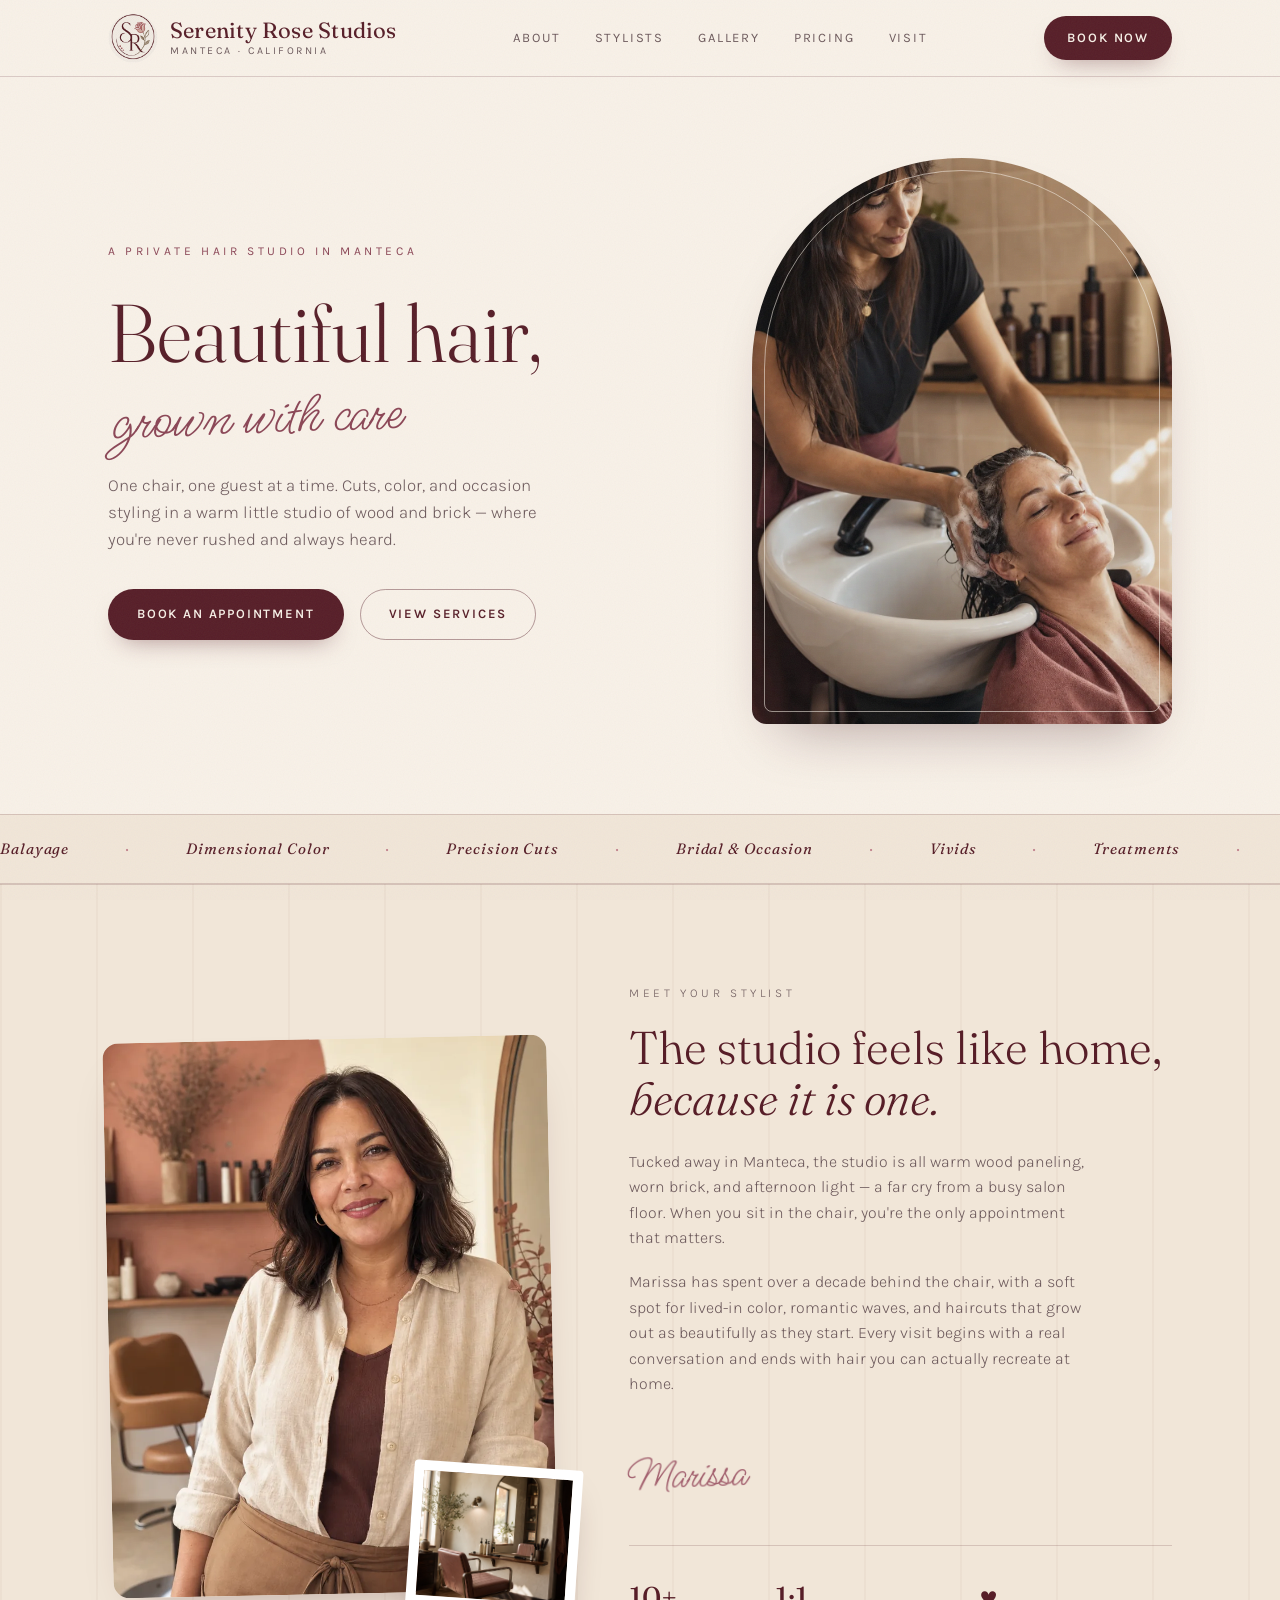
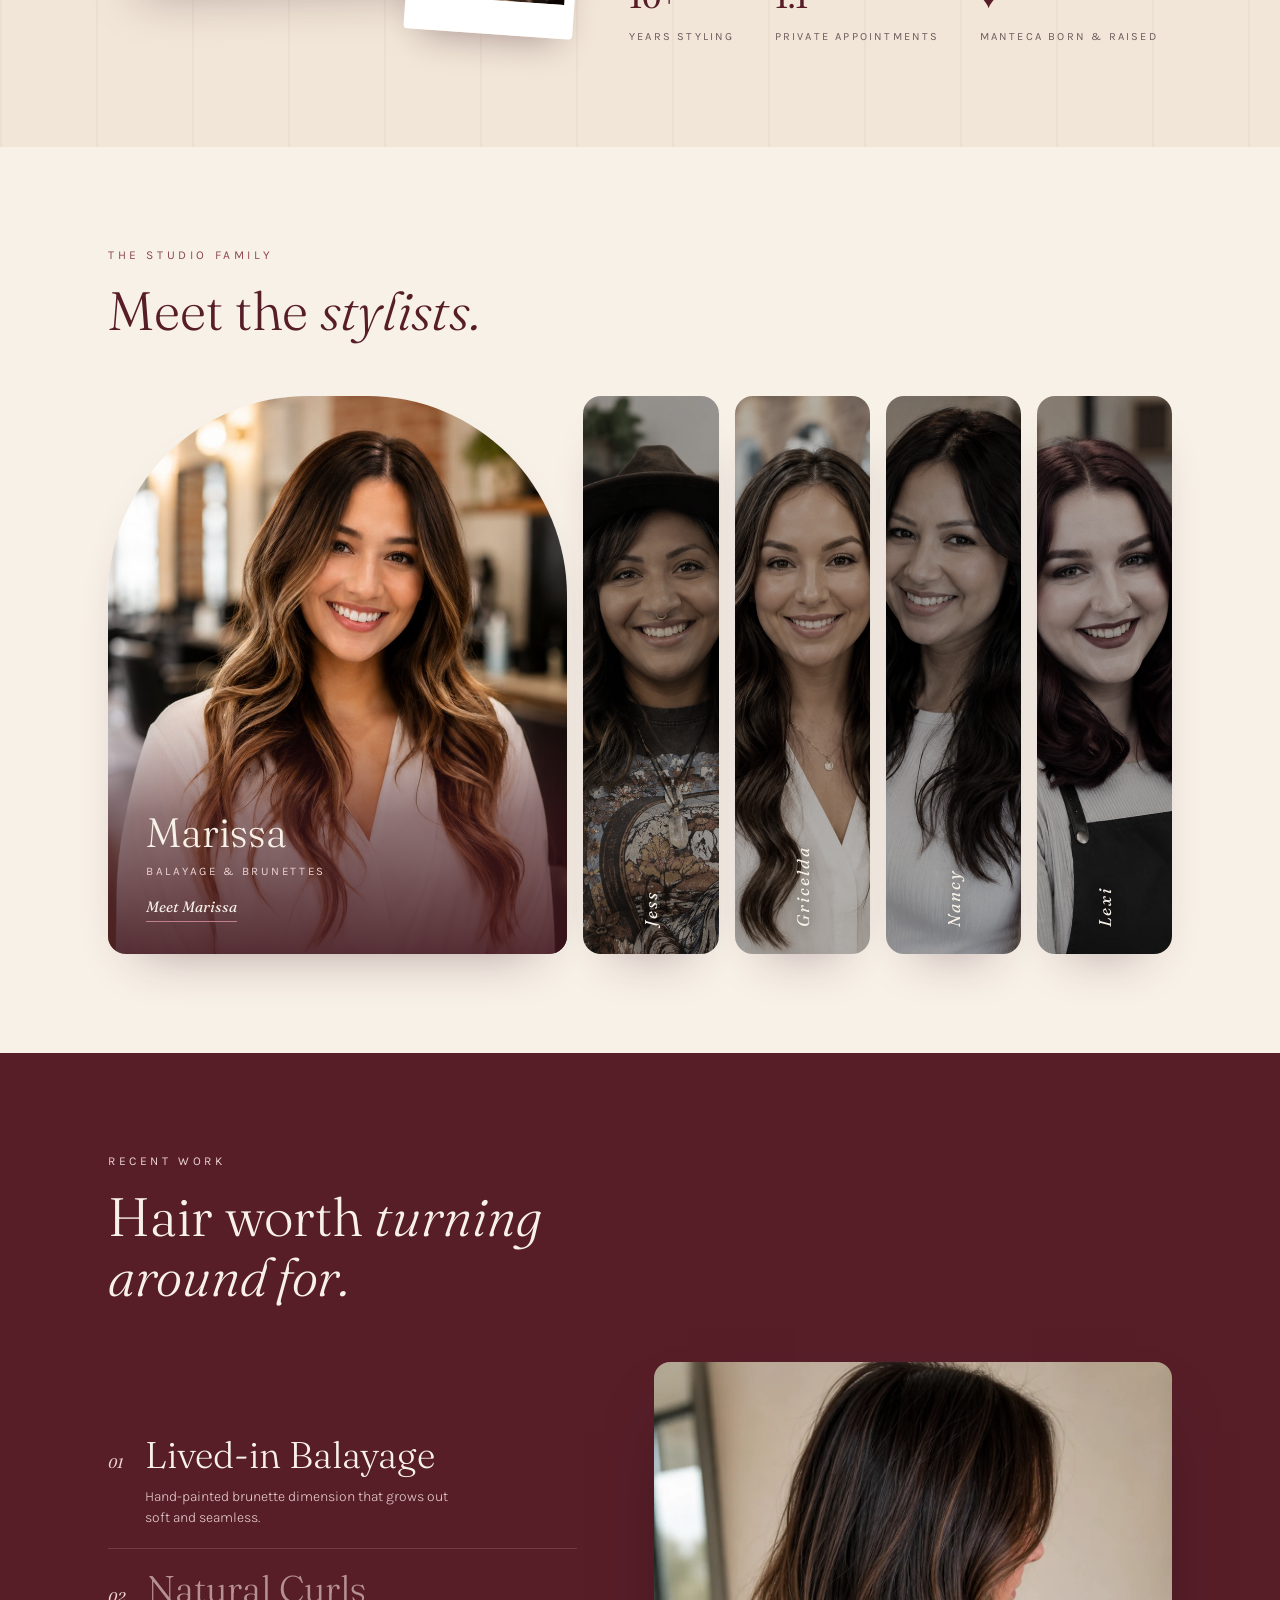
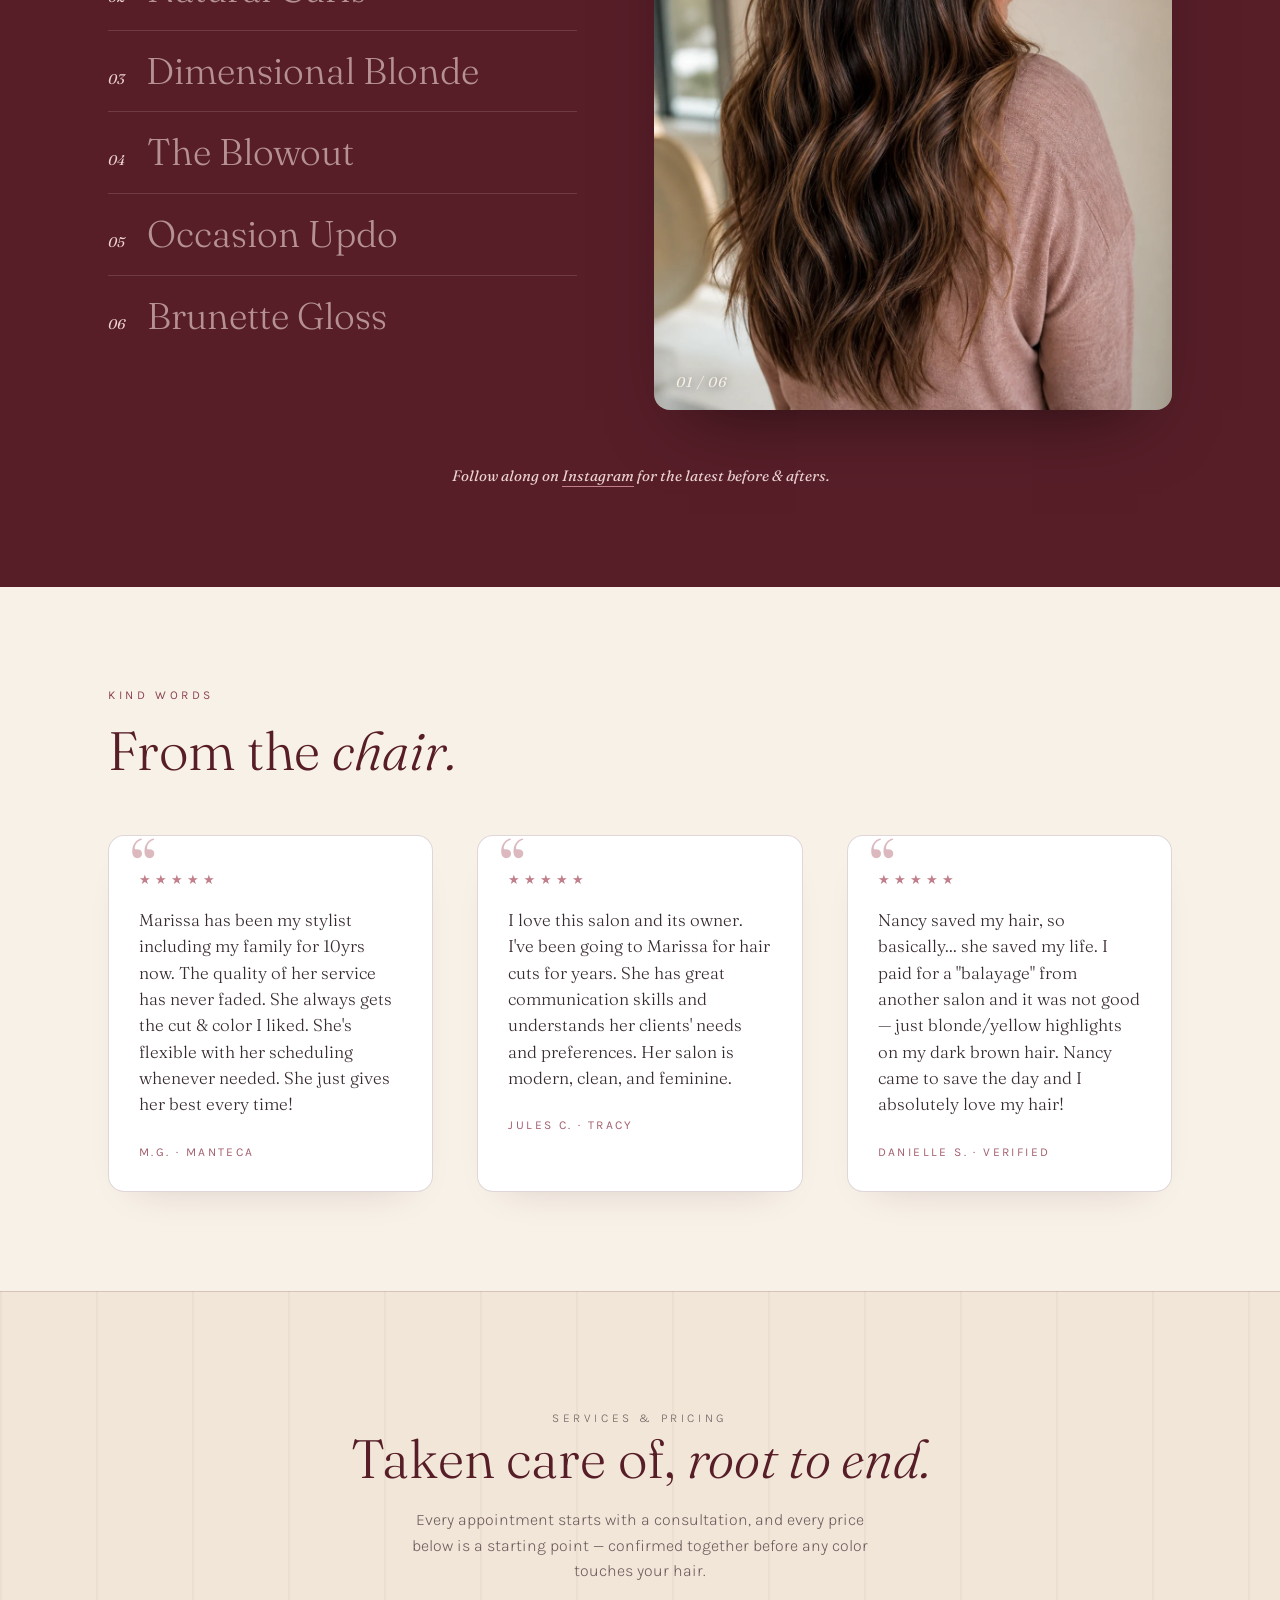
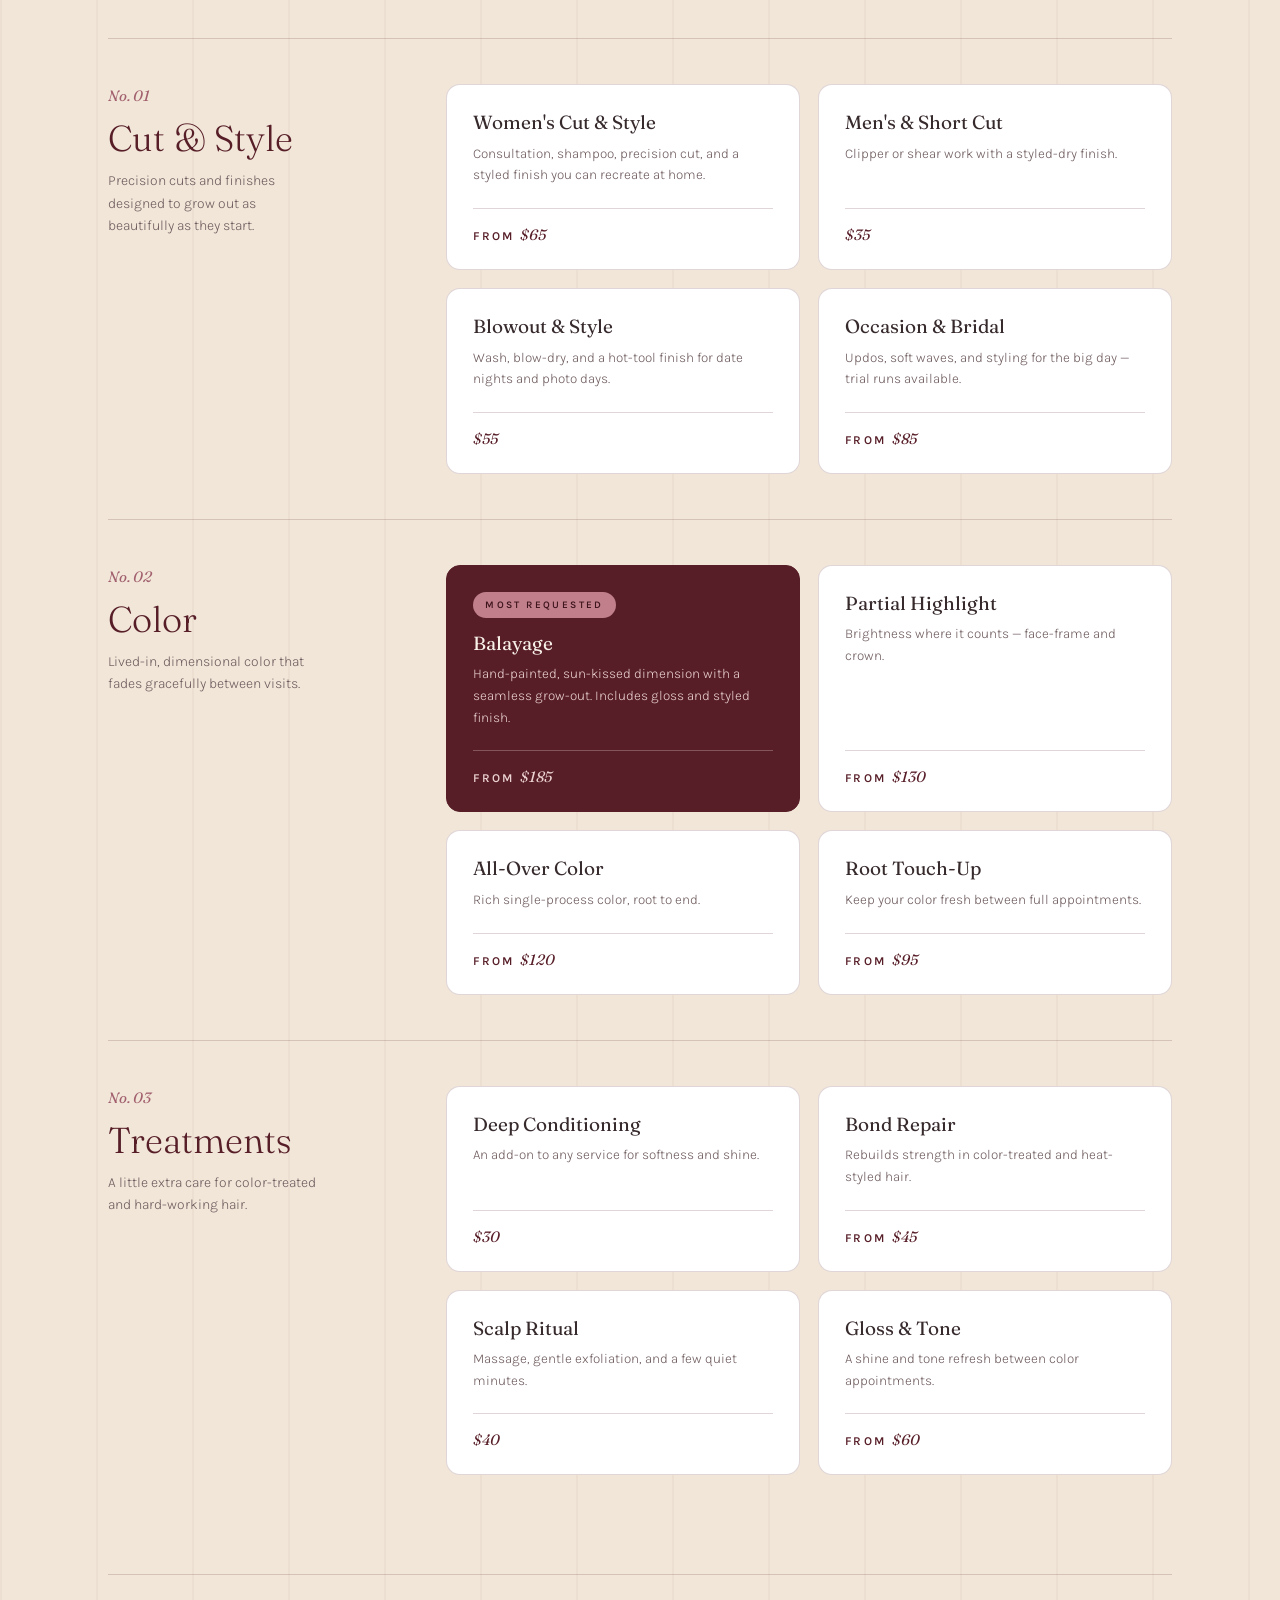
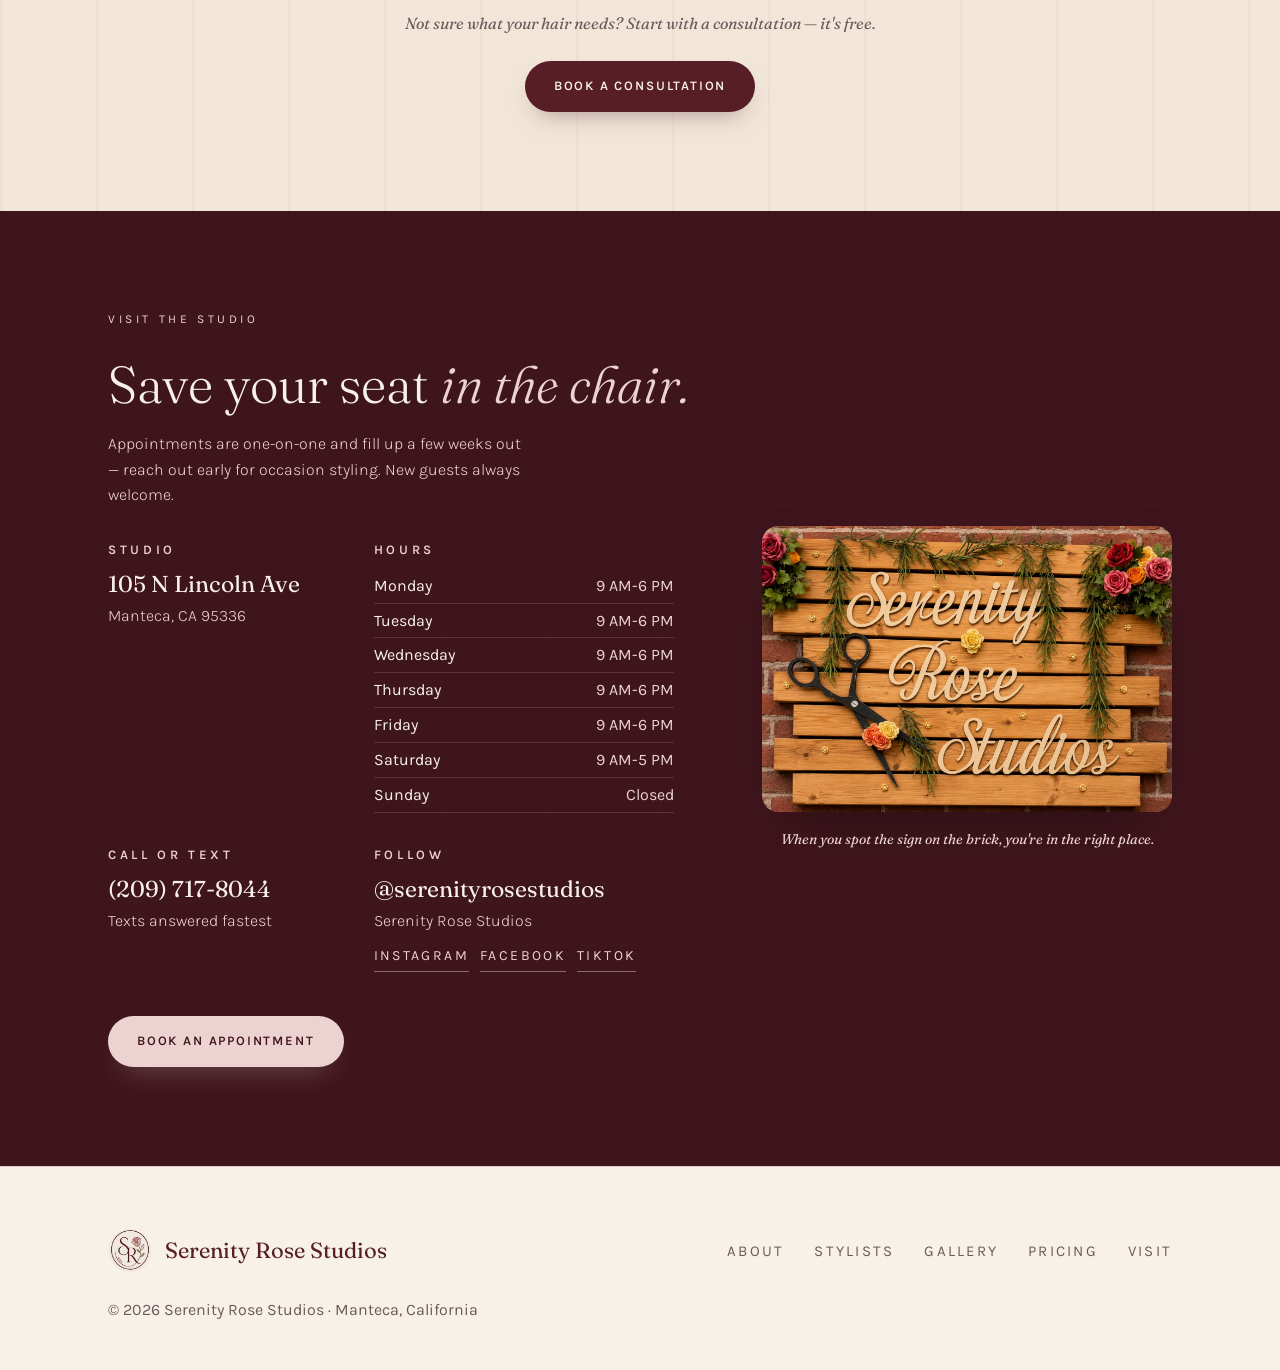
<file: index.html>
<!DOCTYPE html>
<html lang="en">
<head>
<meta charset="UTF-8">
<meta name="viewport" content="width=device-width, initial-scale=1.0">
<title>Serenity Rose Studios — Salon Studio in Manteca, CA</title>
<meta name="description" content="A private hair studio in Manteca, California. Cuts, color, balayage, and occasion styling in a warm, one-on-one setting.">
<link rel="canonical" href="https://jabach811.github.io/marissa/">
<link rel="icon" type="image/png" href="assets/images/favicon.png">
<link rel="apple-touch-icon" href="assets/images/favicon.png">
<meta property="og:type" content="website">
<meta property="og:title" content="Serenity Rose Studios — Salon Studio in Manteca, CA">
<meta property="og:description" content="A private hair studio in Manteca, California. Cuts, color, balayage, and occasion styling in a warm, one-on-one setting.">
<meta property="og:url" content="https://jabach811.github.io/marissa/">
<meta property="og:image" content="https://jabach811.github.io/marissa/assets/images/serenity-rose-sign.jpg">
<meta name="twitter:card" content="summary_large_image">
<script type="application/ld+json">
{
  "@context": "https://schema.org",
  "@type": "HairSalon",
  "name": "Serenity Rose Studios",
  "image": "https://jabach811.github.io/marissa/assets/images/serenity-rose-sign.jpg",
  "url": "https://jabach811.github.io/marissa/",
  "telephone": "+12097178044",
  "address": {
    "@type": "PostalAddress",
    "streetAddress": "105 N Lincoln Ave",
    "addressLocality": "Manteca",
    "addressRegion": "CA",
    "postalCode": "95336",
    "addressCountry": "US"
  },
  "openingHoursSpecification": [
    {"@type": "OpeningHoursSpecification", "dayOfWeek": ["Monday","Tuesday","Wednesday","Thursday","Friday"], "opens": "09:00", "closes": "18:00"},
    {"@type": "OpeningHoursSpecification", "dayOfWeek": "Saturday", "opens": "09:00", "closes": "17:00"}
  ],
  "sameAs": [
    "https://www.instagram.com/serenityrosestudios",
    "https://www.facebook.com/SerenityRoseStudios/"
  ]
}
</script>
<link rel="preconnect" href="https://fonts.googleapis.com">
<link rel="preconnect" href="https://fonts.gstatic.com" crossorigin>
<link href="https://fonts.googleapis.com/css2?family=Fraunces:ital,opsz,wght@0,9..144,300;0,9..144,400;0,9..144,500;0,9..144,600;1,9..144,300;1,9..144,400&family=Karla:ital,wght@0,300;0,400;0,500;0,600;1,400&family=Ms+Madi&display=swap" rel="stylesheet">
<script>document.documentElement.classList.add('js')</script>
<style>
:root{
  --cream:#f8f1e8;
  --linen:#f1e6d8;
  --blush:#ecd3d2;
  --rose:#c07f8b;
  --rose-deep:#a2606e;
  --rose-text:#8b4656;
  --maroon:#571e28;
  --maroon-deep:#3f151d;
  --wood:#8a6a52;
  --ink:#372a2c;
  --ink-soft:#6d5a5c;
  --hairline:rgba(87,30,40,.18);
  --serif:"Fraunces",Georgia,serif;
  --sans:"Karla",sans-serif;
  --script:"Ms Madi",cursive;
}
*{margin:0;padding:0;box-sizing:border-box}
html{scroll-behavior:smooth}
body{
  font-family:var(--sans);
  background:var(--cream);
  color:var(--ink);
  line-height:1.6;
  -webkit-font-smoothing:antialiased;
  overflow-x:hidden;
}
::selection{background:var(--rose);color:#fff}

/* grain overlay */
body::after{
  content:"";position:fixed;inset:0;pointer-events:none;z-index:99;opacity:.05;
  background-image:url("data:image/svg+xml,%3Csvg xmlns='http://www.w3.org/2000/svg' width='120' height='120'%3E%3Cfilter id='n'%3E%3CfeTurbulence type='fractalNoise' baseFrequency='.85' numOctaves='2'/%3E%3C/filter%3E%3Crect width='120' height='120' filter='url(%23n)'/%3E%3C/svg%3E");
}

h1,h2,h3{font-family:var(--serif);font-weight:400;line-height:1.12}
a{color:inherit;text-decoration:none}
img{max-width:100%;height:auto;display:block}
.wrap{max-width:1160px;margin:0 auto;padding:0 clamp(20px,5vw,48px)}
.cover{width:100%;height:100%;object-fit:cover}

/* ---------- progressive reveal ---------- */
.rv{opacity:1;transform:none}
.js .rv{opacity:0;transform:translateY(26px);transition:opacity .9s ease,transform .9s cubic-bezier(.2,.7,.2,1)}
.js .rv.in{opacity:1;transform:none}
.skip-link{position:fixed;left:16px;top:12px;z-index:110;transform:translateY(-160%);background:var(--cream);color:var(--maroon-deep);border:2px solid var(--maroon-deep);border-radius:8px;padding:10px 14px;font-weight:600}
.skip-link:focus{transform:none}

/* ---------- header ---------- */
header{
  position:sticky;top:0;z-index:50;
  background:color-mix(in srgb,var(--cream) 88%,transparent);
  backdrop-filter:blur(10px);
  border-bottom:1px solid var(--hairline);
}
.nav{display:flex;align-items:center;justify-content:space-between;height:76px}
.brand{display:flex;align-items:center;gap:12px}
.brand-logo{width:50px;height:50px;flex:none;object-fit:contain;border-radius:50%;clip-path:circle(49% at 50% 50%);mix-blend-mode:multiply}
.brand-name{font-family:var(--serif);font-size:22px;letter-spacing:.01em;color:var(--maroon);line-height:1.02}
.brand-name small{display:block;font-family:var(--sans);font-size:10.5px;letter-spacing:.24em;text-transform:uppercase;color:var(--ink-soft);margin-top:5px}
.nav-links{display:flex;gap:34px;font-size:13px;letter-spacing:.14em;text-transform:uppercase}
.nav-links a{color:var(--ink-soft);transition:color .25s}
.nav-links a:hover{color:var(--maroon)}
.nav-toggle{display:none;flex:none;position:relative;width:40px;height:40px;background:none;border:0;cursor:pointer}
.nav-toggle span{position:absolute;left:10px;right:10px;height:2px;background:var(--maroon);transition:transform .3s,top .3s}
.nav-toggle span:first-child{top:16px}
.nav-toggle span:last-child{top:23px}
.nav-toggle[aria-expanded="true"] span:first-child{top:19px;transform:rotate(45deg)}
.nav-toggle[aria-expanded="true"] span:last-child{top:19px;transform:rotate(-45deg)}
.btn{
  display:inline-flex;align-items:center;justify-content:center;gap:10px;
  font-family:var(--sans);font-size:13px;font-weight:600;letter-spacing:.14em;text-transform:uppercase;text-decoration:none;
  color:var(--cream);padding:14px 28px;border-radius:999px;border:1px solid transparent;cursor:pointer;
  background:var(--maroon);
  box-shadow:0 12px 24px -13px rgba(87,30,40,.5);
  transition:background .25s ease,transform .3s cubic-bezier(.2,.7,.2,1),box-shadow .3s ease,color .25s ease;
}
.btn:hover{background:var(--maroon-deep);transform:translateY(-2px);box-shadow:0 16px 28px -15px rgba(87,30,40,.6)}
.btn:active{transform:translateY(0)}
.btn:focus-visible{outline:3px solid var(--cream);outline-offset:3px;box-shadow:0 0 0 6px var(--maroon-deep)}
.btn.ghost{color:var(--maroon);border-color:rgba(87,30,40,.42);background:transparent;box-shadow:none}
.btn.ghost:hover{background:rgba(87,30,40,.06);color:var(--maroon-deep);box-shadow:none}
.nav .btn{flex:none;white-space:nowrap;padding:11px 22px}

/* ---------- hero ---------- */
.hero{position:relative;padding:clamp(56px,9vh,110px) 0 clamp(70px,10vh,130px)}
.hero-grid{display:grid;grid-template-columns:1.15fr .85fr;gap:clamp(32px,6vw,80px);align-items:center}
.eyebrow{font-size:12px;letter-spacing:.3em;text-transform:uppercase;color:var(--rose-text);margin-bottom:26px}
.hero h1{font-size:clamp(44px,6.4vw,84px);color:var(--maroon);font-weight:300}
.hero .script{
  font-family:var(--script);font-size:clamp(38px,4.6vw,62px);color:var(--rose-text);
  display:block;transform:rotate(-2deg);margin:6px 0 2px 4px;line-height:1;
}
.hero p.lede{max-width:44ch;font-size:17px;color:var(--ink-soft);margin:28px 0 36px;font-weight:300}
.hero-actions{display:flex;gap:16px;flex-wrap:wrap;align-items:center}

/* staggered load */
.hero .ld{opacity:0;transform:translateY(24px);animation:rise .95s cubic-bezier(.2,.7,.2,1) forwards}
.hero .ld:nth-child(1){animation-delay:.05s}
.hero .ld:nth-child(2){animation-delay:.15s}
.hero .ld:nth-child(3){animation-delay:.28s}
.hero .ld:nth-child(4){animation-delay:.4s}
.hero-photo-wrap{opacity:0;animation:rise 1.1s .3s cubic-bezier(.2,.7,.2,1) forwards}
@keyframes rise{to{opacity:1;transform:none}}

.hero-photo-wrap{position:relative}
.hero-frame{
  position:relative;border-radius:260px 260px 18px 18px;overflow:hidden;aspect-ratio:4/5.4;
  box-shadow:0 30px 60px -30px rgba(63,21,29,.4);
}
.hero-frame::after{content:"";position:absolute;inset:12px;border:1px solid rgba(248,241,232,.55);border-radius:248px 248px 10px 10px;pointer-events:none}

/* ---------- divider strip ---------- */
.strip{
  border-top:1px solid var(--hairline);border-bottom:1px solid var(--hairline);
  padding:22px 0;overflow:hidden;background:var(--linen);
}
.strip-track{display:flex;gap:56px;width:max-content;animation:scroll 36s linear infinite}
.strip-track span{font-family:var(--serif);font-style:italic;font-size:15px;color:var(--maroon);letter-spacing:.06em;white-space:nowrap;display:flex;align-items:center;gap:56px}
.strip-track span::after{content:"·";font-style:normal;color:var(--rose)}
@keyframes scroll{to{transform:translateX(-50%)}}

/* ---------- section scaffolding ---------- */
section{padding:clamp(72px,11vh,130px) 0}
.sec-head{margin-bottom:clamp(40px,6vh,64px)}
.sec-head .eyebrow{margin-bottom:16px}
.sec-head h2{font-size:clamp(32px,4.4vw,54px);color:var(--maroon);font-weight:300;max-width:18ch}
.sec-head h2 em{font-style:italic}

/* ---------- about (wood panel feel) ---------- */
.about{
  background:
    repeating-linear-gradient(90deg,rgba(138,106,82,.05) 0 2px,transparent 2px 96px),
    linear-gradient(var(--linen),var(--linen));
  border-top:1px solid var(--hairline);
}
.about-grid{display:grid;grid-template-columns:.9fr 1.1fr;gap:clamp(36px,6vw,90px);align-items:center}
.about-photo{position:relative}
.about-frame{border-radius:16px;overflow:hidden;aspect-ratio:4/5;box-shadow:0 24px 50px -28px rgba(63,21,29,.35);transform:rotate(-1.2deg)}
.about-photo .polaroid{
  position:absolute;right:-26px;bottom:-40px;width:38%;aspect-ratio:1;
  border:10px solid #fff;border-bottom-width:34px;border-radius:4px;overflow:hidden;
  box-shadow:0 18px 36px -16px rgba(63,21,29,.4);transform:rotate(4deg);
}
.about-copy h2{font-size:clamp(30px,3.8vw,46px);color:var(--maroon);font-weight:300;margin-bottom:24px}
.about-copy p{color:var(--ink-soft);font-weight:300;max-width:52ch;margin-bottom:18px}
.about-sig{font-family:var(--script);font-size:44px;color:var(--rose-deep);margin-top:26px;transform:rotate(-2deg);display:inline-block}
.about-facts{display:flex;gap:40px;margin-top:34px;padding-top:28px;border-top:1px solid var(--hairline)}
.fact strong{display:block;font-family:var(--serif);font-size:30px;color:var(--maroon);font-weight:400}
.fact span{font-size:11px;letter-spacing:.2em;text-transform:uppercase;color:var(--ink-soft)}

/* ---------- stylists expanding panels ---------- */
.team-row{display:flex;gap:clamp(10px,1.4vw,16px);height:clamp(440px,62vh,580px)}
.team-panel{
  position:relative;display:block;flex:1;min-width:0;overflow:hidden;border-radius:18px;
  box-shadow:0 26px 54px -32px rgba(63,21,29,.45);
  transition:flex .85s cubic-bezier(.3,.75,.25,1),border-radius .85s cubic-bezier(.3,.75,.25,1);
}
.team-panel:focus-visible{outline:3px solid var(--cream);outline-offset:3px;box-shadow:0 0 0 6px var(--maroon-deep)}
.team-panel img{
  position:absolute;inset:0;width:100%;height:100%;object-fit:cover;object-position:50% 28%;
  filter:saturate(.5) brightness(.72);transform:scale(1.03);
  transition:filter .85s ease,transform .85s cubic-bezier(.3,.75,.25,1);
}
.team-panel.open{flex:3.4;border-radius:min(200px,24vw) min(200px,24vw) 18px 18px}
.team-panel.open img{filter:none;transform:scale(1)}
.team-tab{
  position:absolute;inset:0;display:flex;align-items:flex-end;justify-content:center;
  padding-bottom:26px;opacity:1;transition:opacity .4s;
}
.team-panel.open .team-tab{opacity:0}
.team-tab span{
  writing-mode:vertical-rl;transform:rotate(180deg);
  font-family:var(--serif);font-style:italic;font-size:17px;letter-spacing:.12em;
  color:var(--cream);text-shadow:0 1px 14px rgba(0,0,0,.6);white-space:nowrap;
}
.team-info{
  position:absolute;left:0;right:0;bottom:0;
  padding:clamp(70px,9vw,110px) clamp(22px,3vw,38px) clamp(22px,3vw,32px);
  background:linear-gradient(transparent,rgba(63,21,29,.55) 45%,rgba(63,21,29,.88));
  color:var(--cream);opacity:0;transform:translateY(16px);
  transition:opacity .5s ease,transform .5s cubic-bezier(.2,.7,.2,1);
}
.team-panel.open .team-info{opacity:1;transform:none;transition-delay:.3s}
.team-info h3{font-size:clamp(26px,3.2vw,42px);font-weight:300;color:var(--cream);line-height:1.05}
.team-info .spec{display:block;font-size:11.5px;letter-spacing:.22em;text-transform:uppercase;color:var(--blush);margin-top:8px}
.team-info .more{
  display:inline-block;margin-top:14px;font-family:var(--serif);font-style:italic;font-size:15px;
  color:var(--cream);border-bottom:1px solid var(--rose);padding-bottom:2px;transition:color .25s;
}
.team-panel.open:hover .more{color:var(--blush)}
@media(max-width:760px){
  /* pinned scrollytelling: the accordion sticks below the header and fills the
     screen while the tall .team-pin spacer provides the scroll distance */
  .team-pin{height:300vh}
  .team-row{
    flex-direction:column;gap:12px;
    position:sticky;top:88px;
    height:calc(100vh - 112px);height:calc(100svh - 112px);
  }
  .team-panel{flex:1;border-radius:14px}
  .team-panel.open{flex:5;border-radius:14px}
  .team-tab{align-items:center;justify-content:flex-start;padding:0 22px}
  .team-tab span{writing-mode:horizontal-tb;transform:none}
}
@media(prefers-reduced-motion:reduce){
  .team-panel,.team-panel img,.team-info,.team-tab{transition:none}
}
@media(max-width:760px) and (prefers-reduced-motion:reduce){
  /* no scroll pinning here, so the row is laid out normally and the panels need
     explicit heights: tapping one snaps it open instead of animating */
  .team-pin{height:auto}
  .team-row{position:static;top:auto;height:auto}
  .team-panel{flex:none;height:88px}
  .team-panel.open{flex:none;height:min(66vh,520px)}
}

/* ---------- gallery (lookbook) ---------- */
.gallery{background:var(--maroon);color:var(--cream);position:relative;overflow:clip}
.gallery .eyebrow{color:var(--blush)}
.gallery h2{color:var(--cream)}
.look-grid{display:grid;grid-template-columns:minmax(0,.95fr) minmax(0,1.05fr);gap:clamp(36px,6vw,84px);align-items:center}
.look-list{list-style:none}
.look-list li+li{border-top:1px solid rgba(236,211,210,.16)}
.look{
  display:flex;gap:22px;align-items:baseline;width:100%;text-align:left;
  background:none;border:0;padding:19px 0;cursor:pointer;color:inherit;font:inherit;
}
.look-num{font-family:var(--serif);font-style:italic;font-size:14px;color:var(--blush);flex:none}
.look-title{
  display:block;font-family:var(--serif);font-weight:300;line-height:1.15;
  font-size:clamp(24px,2.9vw,38px);color:rgba(236,211,210,.64);transition:color .45s;
}
.look-desc{
  display:block;overflow:hidden;max-height:0;opacity:0;
  font-size:14px;font-weight:300;color:var(--blush);max-width:40ch;line-height:1.55;
  transition:max-height .55s cubic-bezier(.2,.7,.2,1),opacity .55s,margin .55s cubic-bezier(.2,.7,.2,1);
}
.look:hover .look-title,.look:focus-visible .look-title{color:rgba(248,241,232,.75)}
.look.active .look-title{color:var(--cream)}
.look.active .look-desc{max-height:80px;opacity:1;margin-top:9px}
.look-stage{
  position:relative;aspect-ratio:4/5;border-radius:16px;overflow:hidden;
  background:var(--maroon);
  box-shadow:0 34px 70px -35px rgba(0,0,0,.55);
}
.look-panel{
  position:absolute;inset:0;width:100%;height:100%;object-fit:cover;
  opacity:0;transform:scale(1.07);
  transition:opacity .9s ease,transform 6.5s cubic-bezier(.16,.6,.3,1);
}
.look-panel[hidden]{display:none}
.look-panel img{width:100%;height:100%;object-fit:cover}
.look-panel.active{opacity:1;transform:scale(1)}
.look-count{
  position:absolute;left:22px;bottom:16px;font-family:var(--serif);font-style:italic;
  font-size:14px;letter-spacing:.08em;color:var(--cream);text-shadow:0 1px 10px rgba(0,0,0,.5);
}
.g-note{margin-top:clamp(40px,6vh,56px);text-align:center;font-family:var(--serif);font-style:italic;font-size:15px;color:var(--blush)}
.g-note a{border-bottom:1px solid var(--rose);padding-bottom:1px;transition:color .25s}
.g-note a:hover{color:var(--rose)}

/* ---------- testimonials ---------- */
.quotes-grid{display:grid;grid-template-columns:repeat(3,1fr);gap:clamp(24px,3.5vw,44px)}
.quote{
  background:#fff;border:1px solid var(--hairline);border-radius:16px;padding:34px 30px 28px;position:relative;
  box-shadow:0 18px 40px -30px rgba(63,21,29,.25);
}
.quote::before{
  content:"“";position:absolute;top:-4px;left:22px;font-family:var(--serif);font-size:76px;color:var(--rose);
  line-height:1;opacity:.55;
}
.quote p{font-family:var(--serif);font-size:17px;font-weight:300;color:var(--ink);margin:16px 0 20px;line-height:1.55}
.quote cite{font-style:normal;font-size:12px;letter-spacing:.2em;text-transform:uppercase;color:var(--rose-deep)}
.stars{color:var(--rose);letter-spacing:4px;font-size:13px}

/* ---------- pricing ---------- */
.pricing{
  background:
    repeating-linear-gradient(90deg,rgba(138,106,82,.05) 0 2px,transparent 2px 96px),
    linear-gradient(var(--linen),var(--linen));
  border-top:1px solid var(--hairline);
}
.pricing .sec-head{text-align:center;margin-left:auto;margin-right:auto}
.pricing .sec-head h2{margin:0 auto}
.pricing .sec-head p{margin:18px auto 0;max-width:52ch;color:var(--ink-soft);font-weight:300}
.p-cat{
  display:grid;grid-template-columns:minmax(220px,.85fr) 2.15fr;gap:clamp(28px,4vw,64px);
  padding:clamp(36px,5vh,56px) 0;border-top:1px solid var(--hairline);align-items:start;
}
.p-cat:last-of-type{padding-bottom:0}
.p-cat-label{position:sticky;top:100px}
.p-cat-label .num{
  font-family:var(--serif);font-style:italic;font-size:15px;color:var(--rose-deep);
  display:block;margin-bottom:10px;
}
.p-cat-label h3{font-size:clamp(26px,3vw,36px);color:var(--maroon);font-weight:300;margin-bottom:12px}
.p-cat-label p{font-size:14px;color:var(--ink-soft);font-weight:300;max-width:26ch}
.p-cards{display:grid;grid-template-columns:1fr 1fr;gap:18px}
.p-card{
  background:#fff;border:1px solid var(--hairline);border-radius:14px;padding:26px 26px 22px;
  display:flex;flex-direction:column;gap:8px;
  transition:transform .35s cubic-bezier(.2,.7,.2,1),box-shadow .35s;
}
.p-card:hover{transform:translateY(-4px);box-shadow:0 20px 40px -26px rgba(63,21,29,.35)}
.p-card h4{font-family:var(--serif);font-size:19px;font-weight:400;color:var(--ink);line-height:1.25}
.p-card p{font-size:13.5px;color:var(--ink-soft);font-weight:300;flex:1}
.p-card .price{
  margin-top:14px;padding-top:14px;border-top:1px solid var(--hairline);
  font-size:12px;letter-spacing:.2em;text-transform:uppercase;color:var(--maroon);font-weight:600;
}
.p-card .price em{font-family:var(--serif);font-style:italic;font-weight:400;text-transform:none;letter-spacing:0;font-size:15px}
.p-card.featured{background:var(--maroon);border-color:var(--maroon)}
.p-card.featured h4{color:var(--cream)}
.p-card.featured p{color:var(--blush)}
.p-card.featured .price{color:var(--blush);border-top-color:rgba(236,211,210,.3)}
.p-card.featured .tag{
  align-self:flex-start;font-size:10px;letter-spacing:.24em;text-transform:uppercase;
  color:var(--maroon-deep);background:var(--rose);padding:5px 12px;border-radius:999px;margin-bottom:6px;font-weight:600;
}
.p-foot{text-align:center;margin-top:clamp(40px,6vh,60px);padding-top:clamp(32px,4vh,44px);border-top:1px solid var(--hairline)}
.p-foot p{font-family:var(--serif);font-style:italic;font-size:16px;color:var(--ink-soft);margin-bottom:24px}

/* ---------- visit / book (brick feel) ---------- */
.visit{
  background:
    linear-gradient(rgba(63,21,29,.94),rgba(63,21,29,.94)),
    repeating-linear-gradient(0deg,rgba(248,241,232,.14) 0 1px,transparent 1px 44px),
    repeating-linear-gradient(90deg,rgba(248,241,232,.1) 0 1px,transparent 1px 110px),
    var(--maroon-deep);
  color:var(--cream);
}
.visit-grid{display:grid;grid-template-columns:1.18fr .82fr;gap:clamp(36px,5vw,72px);align-items:center}
.visit .eyebrow{color:var(--blush)}
.visit h2{color:var(--cream);font-size:clamp(32px,4.2vw,52px);font-weight:300;margin-bottom:18px}
.visit h2 em{font-style:italic;color:var(--blush)}
.visit p.sub{color:var(--blush);font-weight:300;max-width:46ch;margin-bottom:34px}
.visit-details{display:grid;grid-template-columns:minmax(210px,.9fr) minmax(300px,1.1fr);gap:34px 46px;margin-bottom:44px}
.vd h3{font-family:var(--sans);font-size:13px;line-height:1.2;letter-spacing:.28em;text-transform:uppercase;color:var(--blush);margin-bottom:11px;font-weight:600}
.vd p{font-family:var(--serif);font-size:23px;color:var(--cream);line-height:1.38}
.vd p small{display:block;font-family:var(--sans);font-size:16px;color:var(--blush);font-weight:300;margin-top:5px}
.hours-list{list-style:none;font-size:16px;color:var(--blush);font-weight:400;line-height:1.62}
.hours-list li{display:flex;justify-content:space-between;gap:22px;border-bottom:1px solid rgba(236,211,210,.16);padding:4px 0}
.hours-list span:first-child{color:var(--cream)}
.social-links{display:flex;flex-wrap:wrap;gap:11px;margin-top:13px}
.social-links a{font-size:14px;letter-spacing:.17em;text-transform:uppercase;color:var(--blush);border-bottom:1px solid rgba(236,211,210,.45);padding-bottom:3px}
.social-links a:hover{color:var(--cream);border-bottom-color:var(--rose)}
.visit .btn{color:var(--maroon-deep);background:var(--blush);box-shadow:0 14px 30px -16px rgba(236,211,210,.4)}
.visit .btn:hover{background:var(--cream)}
.sign-frame{border-radius:16px;overflow:hidden;box-shadow:0 26px 60px -30px rgba(0,0,0,.5)}
.studio-sign figcaption{margin-top:16px;text-align:center;font-family:var(--serif);font-style:italic;font-size:14px;color:var(--blush)}

/* ---------- footer ---------- */
footer{padding:62px 0 48px;border-top:1px solid var(--hairline)}
.foot{display:flex;justify-content:space-between;align-items:center;gap:24px;flex-wrap:wrap}
.foot-brand{display:flex;align-items:center;gap:13px;font-family:var(--serif);font-size:22px;line-height:1.1;color:var(--maroon)}
.foot-brand .brand-logo{width:44px;height:44px}
.foot nav{display:flex;gap:30px;font-size:15px;letter-spacing:.15em;text-transform:uppercase;color:var(--ink-soft)}
.foot nav a:hover{color:var(--maroon)}
.foot .fine{font-size:16px;color:var(--ink-soft)}

/* ---------- responsive ---------- */
@media(max-width:960px){
  .hero-grid,.about-grid,.visit-grid{grid-template-columns:1fr}
  .hero-photo-wrap{max-width:440px;margin:20px auto 0}
  .quotes-grid{grid-template-columns:1fr;max-width:560px}
  .look-grid{display:flex;flex-direction:column;gap:28px}
  .look-stage{
    order:-1;position:sticky;top:88px;z-index:2;
    max-width:480px;margin:0 auto;width:100%;
    aspect-ratio:auto;height:min(44vh,430px);
    box-shadow:0 24px 50px -18px rgba(0,0,0,.6);
  }
  .look-panel{transition:opacity .45s ease,transform 2.4s cubic-bezier(.16,.6,.3,1)}
  .look-list{padding-bottom:8vh}
  .nav-toggle{display:block}
  .nav-links{
    display:none;position:absolute;top:100%;left:0;right:0;
    flex-direction:column;gap:0;padding:8px 0 16px;
    background:var(--cream);border-bottom:1px solid var(--hairline);
  }
  .nav-links.open{display:flex}
  .nav-links a{display:flex;align-items:center;min-height:44px;padding:12px clamp(20px,5vw,48px)}
  .about-photo{max-width:420px}
  .p-cat{grid-template-columns:1fr;gap:24px}
  .p-cat-label{position:static}
  .p-cat-label p{max-width:52ch}
}
@media(max-width:640px){
  .look{gap:16px;padding:15px 0}
  .visit-details{grid-template-columns:1fr}
  .about-photo .polaroid{right:0}
  .p-cards{grid-template-columns:1fr}
  .foot{align-items:flex-start}
  .foot nav{width:100%;gap:18px;font-size:13px;flex-wrap:wrap}
  .foot .fine{font-size:15px}
}
@media(max-width:420px){
  .nav{gap:10px}
  .brand{gap:9px;min-width:0;flex:1}
  .brand-logo{width:38px;height:38px}
  .brand-name{font-size:17px;max-width:120px}
  .brand-name small{font-size:9px;letter-spacing:.14em}
  .nav .btn{font-size:11px;letter-spacing:.08em;padding:9px 12px}
}
@media(max-width:360px){
  .brand-logo{width:34px;height:34px}
  .brand-name{font-size:16px;max-width:108px}
  .brand-name small{display:none}
  .nav .btn{padding:8px 10px}
  .about-grid>*{min-width:0}
  .about-frame{transform:none}
  .about-photo .polaroid{right:0}
  .about-facts{display:grid;grid-template-columns:1fr 1fr;gap:22px 28px}
  .about-facts .fact:last-child{grid-column:1/-1}
}
@media(prefers-reduced-motion:reduce){
  html{scroll-behavior:auto}
  .rv,.hero .ld,.hero-photo-wrap{opacity:1!important;transform:none!important;animation:none!important}
  .strip-track{animation:none}
  .look-panel{transform:none;transition:opacity .4s ease}
}
</style>
</head>
<body>
<a class="skip-link" href="#main">Skip to main content</a>

<!-- ============ header ============ -->
<header>
  <div class="wrap nav">
    <a class="brand" href="#top" aria-label="Serenity Rose Studios — home">
      <img class="brand-logo" src="assets/images/transparent.png" width="160" height="160" alt="" aria-hidden="true">
      <span class="brand-name">Serenity Rose Studios<small>Manteca &middot; California</small></span>
    </a>
    <nav class="nav-links" id="nav-menu" aria-label="Main">
      <a href="#about">About</a>
      <a href="#stylists">Stylists</a>
      <a href="#gallery">Gallery</a>
      <a href="#pricing">Pricing</a>
      <a href="#visit">Visit</a>
    </nav>
    <a class="btn" href="#visit">Book Now</a>
    <button class="nav-toggle" aria-expanded="false" aria-controls="nav-menu" aria-label="Open menu"><span></span><span></span></button>
  </div>
</header>

<!-- ============ hero ============ -->
<main id="main">
<div id="top"></div>
<section class="hero">
  <div class="wrap hero-grid">
    <div>
      <p class="eyebrow ld">A private hair studio in Manteca</p>
      <h1 class="ld">Beautiful hair,<span class="script">grown with care</span></h1>
      <p class="lede ld">One chair, one guest at a time. Cuts, color, and occasion styling in a warm little studio of wood and brick — where you're never rushed and always heard.</p>
      <div class="hero-actions ld">
        <a class="btn" href="#visit">Book an Appointment</a>
        <a class="btn ghost" href="#pricing">View Services</a>
      </div>
    </div>
    <div class="hero-photo-wrap">
      <div class="hero-frame">
        <img class="cover" src="assets/images/hero-shampoo-service.webp" width="1122" height="1402" decoding="async" fetchpriority="high" alt="Stylist shampooing a relaxed client in a warm private salon studio">
      </div>
    </div>
  </div>
</section>

<!-- ============ marquee strip ============ -->
<div class="strip" aria-hidden="true">
  <div class="strip-track">
    <span>Balayage</span><span>Dimensional Color</span><span>Precision Cuts</span><span>Bridal &amp; Occasion</span><span>Vivids</span><span>Treatments</span>
    <span>Balayage</span><span>Dimensional Color</span><span>Precision Cuts</span><span>Bridal &amp; Occasion</span><span>Vivids</span><span>Treatments</span>
  </div>
</div>

<!-- ============ about ============ -->
<section class="about" id="about">
  <div class="wrap about-grid">
    <div class="about-photo rv">
      <div class="about-frame">
        <img class="cover" src="assets/images/marissa-portrait.webp" width="759" height="1600" decoding="async" alt="Portrait of Marissa, a warm Mexican hairstylist in her salon studio">
      </div>
      <div class="polaroid">
        <img class="cover" src="assets/images/studio-chair-polaroid.webp" width="1254" height="1254" decoding="async" alt="Dusty rose styling chair and arched mirror inside the studio">
      </div>
    </div>
    <div class="about-copy rv">
      <p class="eyebrow">Meet your stylist</p>
      <h2>The studio feels like home, <em>because it is one.</em></h2>
      <p>Tucked away in Manteca, the studio is all warm wood paneling, worn brick, and afternoon light — a far cry from a busy salon floor. When you sit in the chair, you're the only appointment that matters.</p>
      <p>Marissa has spent over a decade behind the chair, with a soft spot for lived-in color, romantic waves, and haircuts that grow out as beautifully as they start. Every visit begins with a real conversation and ends with hair you can actually recreate at home.</p>
      <span class="about-sig">Marissa</span>
      <div class="about-facts">
        <div class="fact"><strong>10+</strong><span>Years styling</span></div>
        <div class="fact"><strong>1:1</strong><span>Private appointments</span></div>
        <div class="fact"><strong>&hearts;</strong><span>Manteca born &amp; raised</span></div>
      </div>
    </div>
  </div>
</section>

<!-- ============ stylists ============ -->
<section class="stylists" id="stylists">
  <div class="wrap">
    <div class="sec-head rv">
      <p class="eyebrow">The studio family</p>
      <h2>Meet the <em>stylists.</em></h2>
    </div>
    <div class="team-pin">
    <div class="team-row rv" role="list" aria-label="Stylists at Serenity Rose Studios">
      <a class="team-panel open" role="listitem" href="stylists/marissa.html">
        <img loading="lazy" decoding="async" width="900" height="1125" src="assets/images/stylist-marissa-portrait.jpg" alt="Marissa, owner and balayage specialist at Serenity Rose Studios">
        <span class="team-tab" aria-hidden="true"><span>Marissa</span></span>
        <div class="team-info">
          <h3>Marissa</h3>
          <span class="spec">Balayage &amp; Brunettes</span>
          <span class="more">Meet Marissa</span>
        </div>
      </a>
      <a class="team-panel" role="listitem" href="stylists/jess.html">
        <img loading="lazy" decoding="async" width="900" height="1125" src="assets/images/stylist-jess-portrait.jpg" alt="Jess, blonde specialist at Serenity Rose Studios">
        <span class="team-tab" aria-hidden="true"><span>Jess</span></span>
        <div class="team-info">
          <h3>Jess</h3>
          <span class="spec">Blondes &amp; Blowouts</span>
          <span class="more">Meet Jess</span>
        </div>
      </a>
      <a class="team-panel" role="listitem" href="stylists/gricelda.html">
        <img loading="lazy" decoding="async" width="900" height="1125" src="assets/images/stylist-gricelda-portrait.jpg" alt="Gricelda, red and copper color specialist at Serenity Rose Studios">
        <span class="team-tab" aria-hidden="true"><span>Gricelda</span></span>
        <div class="team-info">
          <h3>Gricelda</h3>
          <span class="spec">Coppers &amp; Reds</span>
          <span class="more">Meet Gricelda</span>
        </div>
      </a>
      <a class="team-panel" role="listitem" href="stylists/nancy.html">
        <img loading="lazy" decoding="async" width="900" height="1125" src="assets/images/stylist-nancy-portrait.jpg" alt="Nancy, curl specialist at Serenity Rose Studios">
        <span class="team-tab" aria-hidden="true"><span>Nancy</span></span>
        <div class="team-info">
          <h3>Nancy</h3>
          <span class="spec">Curls &amp; Texture</span>
          <span class="more">Meet Nancy</span>
        </div>
      </a>
      <a class="team-panel" role="listitem" href="stylists/lexi.html">
        <img loading="lazy" decoding="async" width="900" height="1125" src="assets/images/stylist-lexi-portrait.jpg" alt="Lexi, vivid and creative color specialist at Serenity Rose Studios">
        <span class="team-tab" aria-hidden="true"><span>Lexi</span></span>
        <div class="team-info">
          <h3>Lexi</h3>
          <span class="spec">Vivids &amp; Creative Color</span>
          <span class="more">Meet Lexi</span>
        </div>
      </a>
    </div>
    </div>
  </div>
</section>

<!-- ============ gallery ============ -->
<section class="gallery" id="gallery">
  <div class="wrap">
    <div class="sec-head rv">
      <p class="eyebrow">Recent work</p>
      <h2>Hair worth <em>turning around for.</em></h2>
    </div>
    <div class="look-grid">
      <ol class="look-list rv" role="tablist" aria-label="Featured hair looks">
        <li><button type="button" class="look active" id="look-tab-1" role="tab" aria-selected="true" aria-controls="look-panel-1" tabindex="0">
          <span class="look-num">01</span>
          <span><span class="look-title">Lived-in Balayage</span>
          <span class="look-desc">Hand-painted brunette dimension that grows out soft and seamless.</span></span>
        </button></li>
        <li><button type="button" class="look" id="look-tab-2" role="tab" aria-selected="false" aria-controls="look-panel-2" tabindex="-1">
          <span class="look-num">02</span>
          <span><span class="look-title">Natural Curls</span>
          <span class="look-desc">A hydration cut that lets shoulder-length curls do their thing.</span></span>
        </button></li>
        <li><button type="button" class="look" id="look-tab-3" role="tab" aria-selected="false" aria-controls="look-panel-3" tabindex="-1">
          <span class="look-num">03</span>
          <span><span class="look-title">Dimensional Blonde</span>
          <span class="look-desc">Sunlit brightness with movement — warm, soft, never stripy.</span></span>
        </button></li>
        <li><button type="button" class="look" id="look-tab-4" role="tab" aria-selected="false" aria-controls="look-panel-4" tabindex="-1">
          <span class="look-num">04</span>
          <span><span class="look-title">The Blowout</span>
          <span class="look-desc">Round-brush volume at the station, glossy and full of bounce.</span></span>
        </button></li>
        <li><button type="button" class="look" id="look-tab-5" role="tab" aria-selected="false" aria-controls="look-panel-5" tabindex="-1">
          <span class="look-num">05</span>
          <span><span class="look-title">Occasion Updo</span>
          <span class="look-desc">Soft, romantic styling with fresh flowers for the big day.</span></span>
        </button></li>
        <li><button type="button" class="look" id="look-tab-6" role="tab" aria-selected="false" aria-controls="look-panel-6" tabindex="-1">
          <span class="look-num">06</span>
          <span><span class="look-title">Brunette Gloss</span>
          <span class="look-desc">Rich, mirror-shine gloss with easy face-framing layers.</span></span>
        </button></li>
      </ol>
      <div class="look-stage rv">
        <div class="look-panel active" id="look-panel-1" role="tabpanel" aria-labelledby="look-tab-1">
          <img loading="lazy" decoding="async" width="1122" height="1402" src="assets/images/gallery-lived-in-balayage.webp" alt="Lived-in brunette balayage with soft natural waves">
        </div>
        <div class="look-panel" id="look-panel-2" role="tabpanel" aria-labelledby="look-tab-2" hidden>
          <img loading="lazy" decoding="async" width="1254" height="1254" src="assets/images/gallery-natural-curls.webp" alt="Natural shoulder-length curls after a hydration cut and style">
        </div>
        <div class="look-panel" id="look-panel-3" role="tabpanel" aria-labelledby="look-tab-3" hidden>
          <img loading="lazy" decoding="async" width="1086" height="1448" src="assets/images/gallery-dimensional-blonde.webp" alt="Dimensional blonde cut and loose waves in warm salon light">
        </div>
        <div class="look-panel" id="look-panel-4" role="tabpanel" aria-labelledby="look-tab-4" hidden>
          <img loading="lazy" decoding="async" width="1402" height="1122" src="assets/images/gallery-blowout-process.webp" alt="Round-brush blowout in progress at the styling station">
        </div>
        <div class="look-panel" id="look-panel-5" role="tabpanel" aria-labelledby="look-tab-5" hidden>
          <img loading="lazy" decoding="async" width="1122" height="1402" src="assets/images/gallery-occasion-updo.webp" alt="Soft romantic occasion updo with small natural flowers">
        </div>
        <div class="look-panel" id="look-panel-6" role="tabpanel" aria-labelledby="look-tab-6" hidden>
          <img loading="lazy" decoding="async" width="1086" height="1448" src="assets/images/gallery-brunette-gloss.webp" alt="Rich brunette gloss and face-framing layers on a relaxed client">
        </div>
        <span class="look-count"><em>01</em>&thinsp;/&thinsp;06</span>
      </div>
    </div>
    <p class="g-note rv">Follow along on <a href="https://www.instagram.com/serenityrosestudios" aria-label="Serenity Rose Studios on Instagram">Instagram</a> for the latest before &amp; afters.</p>
  </div>
</section>

<!-- ============ testimonials ============ -->
<section class="testimonials">
  <div class="wrap">
    <div class="sec-head rv">
      <p class="eyebrow">Kind words</p>
      <h2>From the <em>chair.</em></h2>
    </div>
    <div class="quotes-grid">
      <blockquote class="quote rv">
        <div class="stars" aria-label="5 stars">★★★★★</div>
        <p>Marissa has been my stylist including my family for 10yrs now. The quality of her service has never faded. She always gets the cut &amp; color I liked. She's flexible with her scheduling whenever needed. She just gives her best every time!</p>
        <cite>M.G. &middot; Manteca</cite>
      </blockquote>
      <blockquote class="quote rv">
        <div class="stars" aria-label="5 stars">★★★★★</div>
        <p>I love this salon and its owner. I've been going to Marissa for hair cuts for years. She has great communication skills and understands her clients' needs and preferences. Her salon is modern, clean, and feminine.</p>
        <cite>Jules C. &middot; Tracy</cite>
      </blockquote>
      <blockquote class="quote rv">
        <div class="stars" aria-label="5 stars">★★★★★</div>
        <p>Nancy saved my hair, so basically... she saved my life. I paid for a "balayage" from another salon and it was not good — just blonde/yellow highlights on my dark brown hair. Nancy came to save the day and I absolutely love my hair!</p>
        <cite>Danielle S. &middot; Verified</cite>
      </blockquote>
    </div>
  </div>
</section>

<!-- ============ pricing ============ -->
<section class="pricing" id="pricing">
  <div class="wrap">
    <div class="sec-head rv">
      <p class="eyebrow">Services &amp; pricing</p>
      <h2>Taken care of, <em>root to end.</em></h2>
      <p>Every appointment starts with a consultation, and every price below is a starting point — confirmed together before any color touches your hair.</p>
    </div>

    <div class="p-cat rv">
      <div class="p-cat-label">
        <span class="num">No. 01</span>
        <h3>Cut &amp; Style</h3>
        <p>Precision cuts and finishes designed to grow out as beautifully as they start.</p>
      </div>
      <div class="p-cards">
        <div class="p-card">
          <h4>Women's Cut &amp; Style</h4>
          <p>Consultation, shampoo, precision cut, and a styled finish you can recreate at home.</p>
          <div class="price">From <em>$65</em></div>
        </div>
        <div class="p-card">
          <h4>Men's &amp; Short Cut</h4>
          <p>Clipper or shear work with a styled-dry finish.</p>
          <div class="price"><em>$35</em></div>
        </div>
        <div class="p-card">
          <h4>Blowout &amp; Style</h4>
          <p>Wash, blow-dry, and a hot-tool finish for date nights and photo days.</p>
          <div class="price"><em>$55</em></div>
        </div>
        <div class="p-card">
          <h4>Occasion &amp; Bridal</h4>
          <p>Updos, soft waves, and styling for the big day — trial runs available.</p>
          <div class="price">From <em>$85</em></div>
        </div>
      </div>
    </div>

    <div class="p-cat rv">
      <div class="p-cat-label">
        <span class="num">No. 02</span>
        <h3>Color</h3>
        <p>Lived-in, dimensional color that fades gracefully between visits.</p>
      </div>
      <div class="p-cards">
        <div class="p-card featured">
          <span class="tag">Most requested</span>
          <h4>Balayage</h4>
          <p>Hand-painted, sun-kissed dimension with a seamless grow-out. Includes gloss and styled finish.</p>
          <div class="price">From <em>$185</em></div>
        </div>
        <div class="p-card">
          <h4>Partial Highlight</h4>
          <p>Brightness where it counts — face-frame and crown.</p>
          <div class="price">From <em>$130</em></div>
        </div>
        <div class="p-card">
          <h4>All-Over Color</h4>
          <p>Rich single-process color, root to end.</p>
          <div class="price">From <em>$120</em></div>
        </div>
        <div class="p-card">
          <h4>Root Touch-Up</h4>
          <p>Keep your color fresh between full appointments.</p>
          <div class="price">From <em>$95</em></div>
        </div>
      </div>
    </div>

    <div class="p-cat rv">
      <div class="p-cat-label">
        <span class="num">No. 03</span>
        <h3>Treatments</h3>
        <p>A little extra care for color-treated and hard-working hair.</p>
      </div>
      <div class="p-cards">
        <div class="p-card">
          <h4>Deep Conditioning</h4>
          <p>An add-on to any service for softness and shine.</p>
          <div class="price"><em>$30</em></div>
        </div>
        <div class="p-card">
          <h4>Bond Repair</h4>
          <p>Rebuilds strength in color-treated and heat-styled hair.</p>
          <div class="price">From <em>$45</em></div>
        </div>
        <div class="p-card">
          <h4>Scalp Ritual</h4>
          <p>Massage, gentle exfoliation, and a few quiet minutes.</p>
          <div class="price"><em>$40</em></div>
        </div>
        <div class="p-card">
          <h4>Gloss &amp; Tone</h4>
          <p>A shine and tone refresh between color appointments.</p>
          <div class="price">From <em>$60</em></div>
        </div>
      </div>
    </div>

    <div class="p-foot rv">
      <p>Not sure what your hair needs? Start with a consultation — it's free.</p>
      <a class="btn" href="#visit">Book a Consultation</a>
    </div>
  </div>
</section>

<!-- ============ visit / book ============ -->
<section class="visit" id="visit">
  <div class="wrap visit-grid">
    <div class="rv">
      <p class="eyebrow">Visit the studio</p>
      <h2>Save your seat <em>in the chair.</em></h2>
      <p class="sub">Appointments are one-on-one and fill up a few weeks out — reach out early for occasion styling. New guests always welcome.</p>
      <div class="visit-details">
        <div class="vd"><h3>Studio</h3><p><a href="https://www.google.com/maps/search/?api=1&amp;query=105%20N%20Lincoln%20Ave%2C%20Manteca%2C%20CA%2095336">105 N Lincoln Ave</a><small>Manteca, CA 95336</small></p></div>
        <div class="vd">
          <h3>Hours</h3>
          <ul class="hours-list" aria-label="Studio hours">
            <li><span>Monday</span><span>9 AM-6 PM</span></li>
            <li><span>Tuesday</span><span>9 AM-6 PM</span></li>
            <li><span>Wednesday</span><span>9 AM-6 PM</span></li>
            <li><span>Thursday</span><span>9 AM-6 PM</span></li>
            <li><span>Friday</span><span>9 AM-6 PM</span></li>
            <li><span>Saturday</span><span>9 AM-5 PM</span></li>
            <li><span>Sunday</span><span>Closed</span></li>
          </ul>
        </div>
        <div class="vd"><h3>Call or text</h3><p><a href="tel:+12097178044">(209) 717-8044</a><small>Texts answered fastest</small></p></div>
        <div class="vd">
          <h3>Follow</h3>
          <p>@serenityrosestudios<small>Serenity Rose Studios</small></p>
          <div class="social-links" aria-label="Social links">
            <a href="https://www.instagram.com/serenityrosestudios">Instagram</a>
            <a href="https://www.facebook.com/SerenityRoseStudios/">Facebook</a>
            <a href="https://www.tiktok.com/discover/serenity-rose-studios-manteca">TikTok</a>
          </div>
        </div>
      </div>
      <a class="btn" href="tel:+12097178044">Book an Appointment</a>
    </div>
    <figure class="studio-sign rv">
      <div class="sign-frame">
        <img loading="lazy" decoding="async" width="1504" height="1046" src="assets/images/serenity-rose-sign.jpg" alt="Handmade wooden Serenity Rose Studios sign with brass script lettering, roses, and shears, mounted on a brick wall">
      </div>
      <figcaption>When you spot the sign on the brick, you're in the right place.</figcaption>
    </figure>
  </div>
</section>
</main>

<!-- ============ footer ============ -->
<footer>
  <div class="wrap foot">
    <div class="foot-brand">
      <img class="brand-logo" src="assets/images/transparent.png" width="160" height="160" alt="" aria-hidden="true">
      Serenity Rose Studios
    </div>
    <nav aria-label="Footer">
      <a href="#about">About</a>
      <a href="#stylists">Stylists</a>
      <a href="#gallery">Gallery</a>
      <a href="#pricing">Pricing</a>
      <a href="#visit">Visit</a>
    </nav>
    <p class="fine">&copy; 2026 Serenity Rose Studios &middot; Manteca, California</p>
  </div>
</footer>

<script src="assets/site.js" defer></script>
<script>
/* gallery lookbook */
const looks = [...document.querySelectorAll('.look')];
const shots = [...document.querySelectorAll('.look-panel')];
const countEl = document.querySelector('.look-count em');
const gallery = document.querySelector('.gallery');
const noMotion = matchMedia('(prefers-reduced-motion: reduce)').matches;
let cur = 0;

function setLook(i, { focus = false } = {}) {
  cur = i;
  looks.forEach((button, j) => {
    const active = j === i;
    button.classList.toggle('active', active);
    button.setAttribute('aria-selected', String(active));
    button.tabIndex = active ? 0 : -1;
  });
  shots.forEach((panel, j) => {
    const active = j === i;
    panel.classList.toggle('active', active);
    panel.hidden = !active;
  });
  countEl.textContent = String(i + 1).padStart(2, '0');
  if (focus) looks[i].focus();
}

looks.forEach((b, i) => {
  b.addEventListener('click', () => setLook(i));
  b.addEventListener('keydown', event => {
    const keys = ['ArrowLeft', 'ArrowUp', 'ArrowRight', 'ArrowDown', 'Home', 'End'];
    if (!keys.includes(event.key)) return;
    event.preventDefault();
    let next = i;
    if (event.key === 'ArrowLeft' || event.key === 'ArrowUp') next = (i - 1 + looks.length) % looks.length;
    if (event.key === 'ArrowRight' || event.key === 'ArrowDown') next = (i + 1) % looks.length;
    if (event.key === 'Home') next = 0;
    if (event.key === 'End') next = looks.length - 1;
    setLook(next, { focus: true });
  });
});
/* stylists expanding panels */
const panels = [...document.querySelectorAll('.team-panel')];
/* touch devices open a panel with the first tap; the link only follows once the
   panel has finished expanding (see EXPAND_MS, matching the .85s flex transition) */
const tapFirst = matchMedia('(hover: none)');
const EXPAND_MS = 900;
let openPanel = panels.findIndex(p => p.classList.contains('open'));
let expandTimer = 0;
let tapHold = null, tapAt = 0;
if (panels[openPanel]) panels[openPanel].classList.add('expanded');

function setPanel(i) {
  if (i === openPanel || !panels[i]) return;
  openPanel = i;
  clearTimeout(expandTimer);
  panels.forEach((p, j) => {
    p.classList.toggle('open', j === i);
    if (j !== i) p.classList.remove('expanded');
  });
  if (noMotion) panels[i].classList.add('expanded');
  else expandTimer = setTimeout(() => panels[i].classList.add('expanded'), EXPAND_MS);
}

panels.forEach((p, i) => {
  /* touch browsers fire a synthetic mouseenter/focus before click, so on those
     devices the tap itself — not the fake hover — drives the panel */
  p.addEventListener('mouseenter', () => { if (!tapFirst.matches) setPanel(i); });
  p.addEventListener('focus', () => { if (!tapFirst.matches) setPanel(i); });
  p.addEventListener('click', event => {
    if (!tapFirst.matches || p.classList.contains('expanded')) return;
    event.preventDefault();
    tapHold = window.scrollY;
    tapAt = performance.now();
    setPanel(i);
  });
});

/* mobile: pin the accordion and open each stylist as the visitor scrolls
   through the .team-pin spacer (desktop keeps hover) */
const teamMobile = matchMedia('(max-width: 760px)');
const pin = document.querySelector('.team-pin');
const row = document.querySelector('.team-row');
let pinInView = false, pTicking = false;

function teamSync() {
  pTicking = false;
  /* a tapped-open panel stays open until the visitor scrolls away from it, so
     neither a stray pixel of scroll nor momentum still coasting from before the
     tap can snap the accordion back before the second tap */
  if (tapHold !== null) {
    if (performance.now() - tapAt < 700) { tapHold = window.scrollY; return; }
    if (Math.abs(window.scrollY - tapHold) < 48) return;
    tapHold = null;
  }
  const pr = pin.getBoundingClientRect();
  const travel = pr.height - row.offsetHeight;
  const p = travel > 0 ? Math.min(1, Math.max(0, (88 - pr.top) / travel)) : 0;
  setPanel(Math.min(panels.length - 1, Math.floor(p * panels.length)));
}
function onTeamScroll() { if (!pTicking) { pTicking = true; requestAnimationFrame(teamSync); } }

function teamMode() {
  window.removeEventListener('scroll', onTeamScroll);
  if (pinInView && teamMobile.matches && !noMotion) { window.addEventListener('scroll', onTeamScroll, { passive: true }); teamSync(); }
}

teamMobile.addEventListener('change', teamMode);
new IntersectionObserver(es => {
  for (const e of es) { pinInView = e.isIntersecting; }
  teamMode();
}, { threshold: 0.05 }).observe(pin);

/* mobile: advance the lookbook as the section scrolls through the viewport */
const isMobile = matchMedia('(max-width: 960px)');
const stage = document.querySelector('.look-stage');
let inView = false, ticking = false;

function scrollSync() {
  ticking = false;
  if (noMotion || gallery.contains(document.activeElement)) return;
  const vh = window.innerHeight || document.documentElement.clientHeight;
  const stageBottom = stage.getBoundingClientRect().bottom;
  /* activate a look once its row scrolls into the zone under the pinned image */
  const line = stageBottom + Math.max(0, vh - stageBottom) * 0.45;
  let i = 0;
  for (let j = 0; j < looks.length; j++) {
    if (looks[j].getBoundingClientRect().top < line) i = j;
  }
  setLook(i);
}
function onScroll() { if (!ticking) { ticking = true; requestAnimationFrame(scrollSync); } }

function syncMode() {
  window.removeEventListener('scroll', onScroll);
  if (!inView || noMotion) return;
  if (isMobile.matches) { window.addEventListener('scroll', onScroll, { passive: true }); scrollSync(); }
}

isMobile.addEventListener('change', syncMode);
new IntersectionObserver(es => {
  for (const e of es) { inView = e.isIntersecting; }
  syncMode();
}, { threshold: 0.05 }).observe(gallery);
</script>
</body>
</html>
</file>
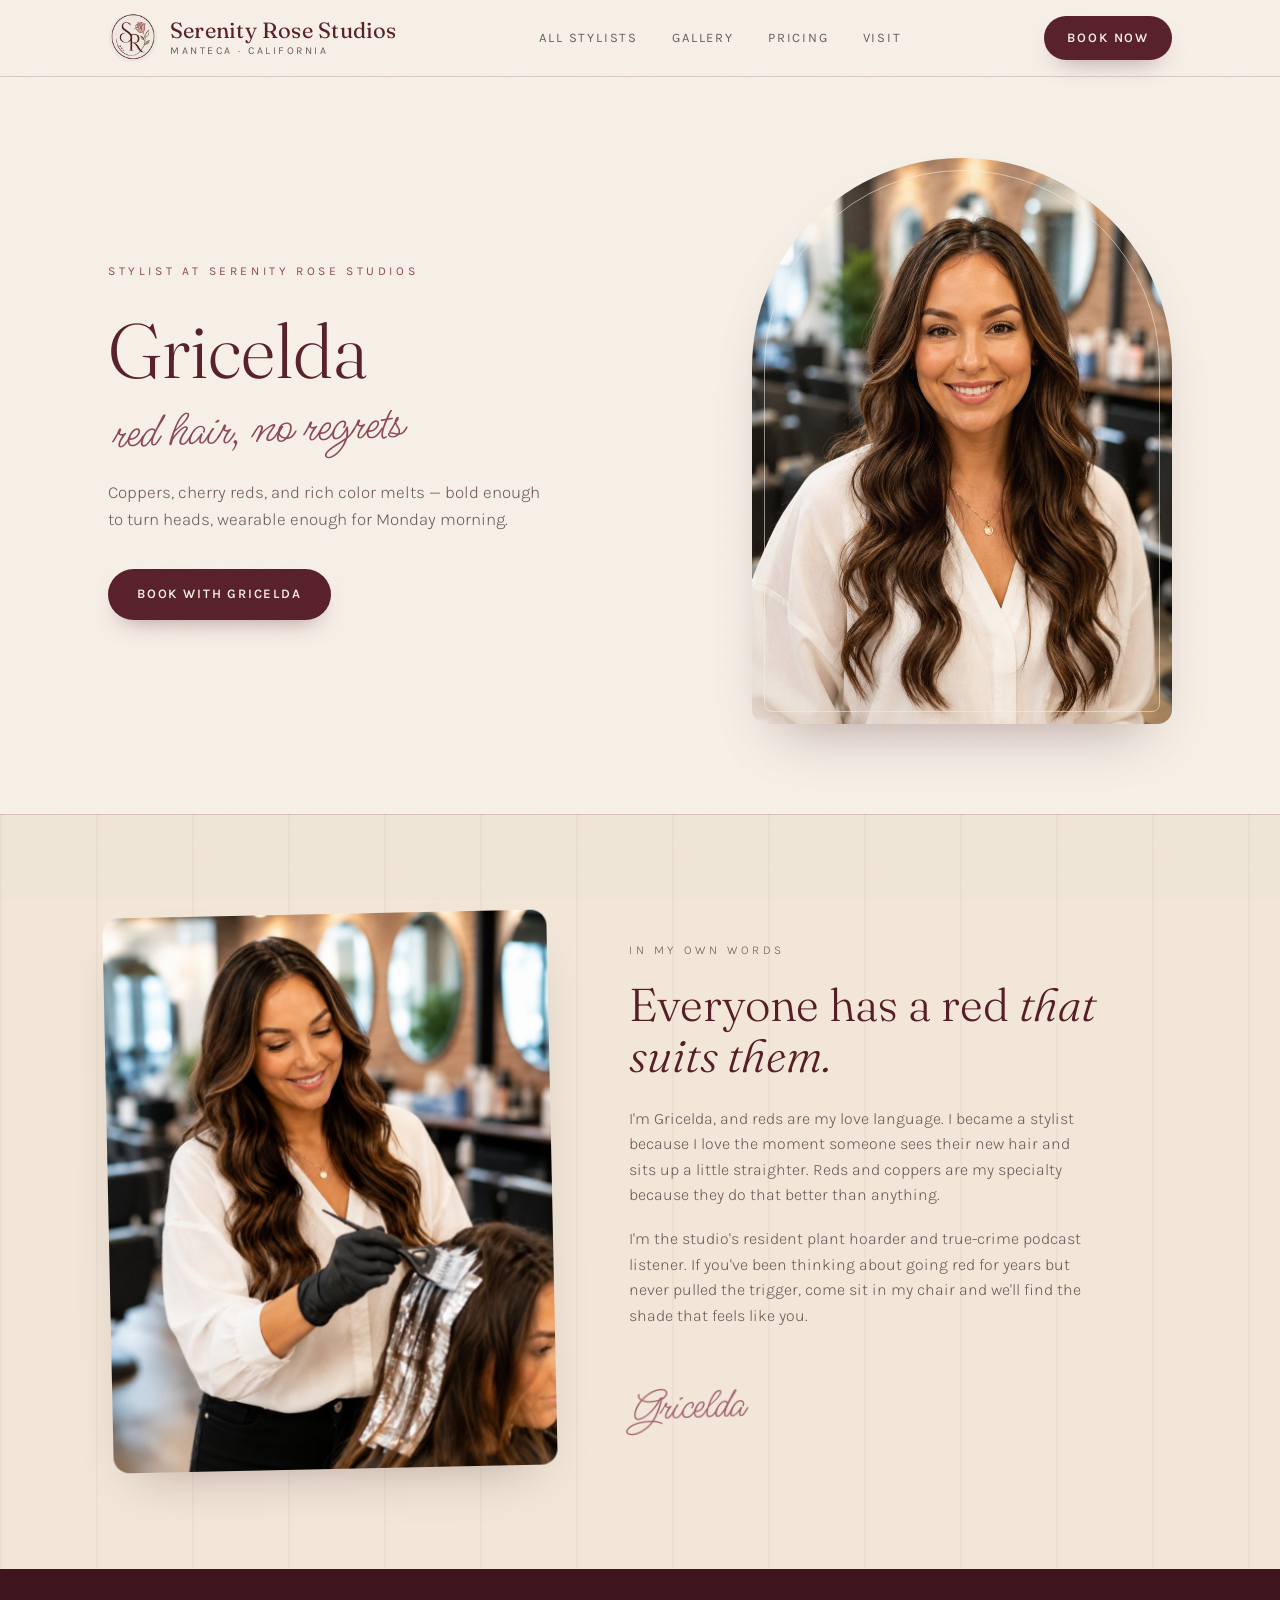
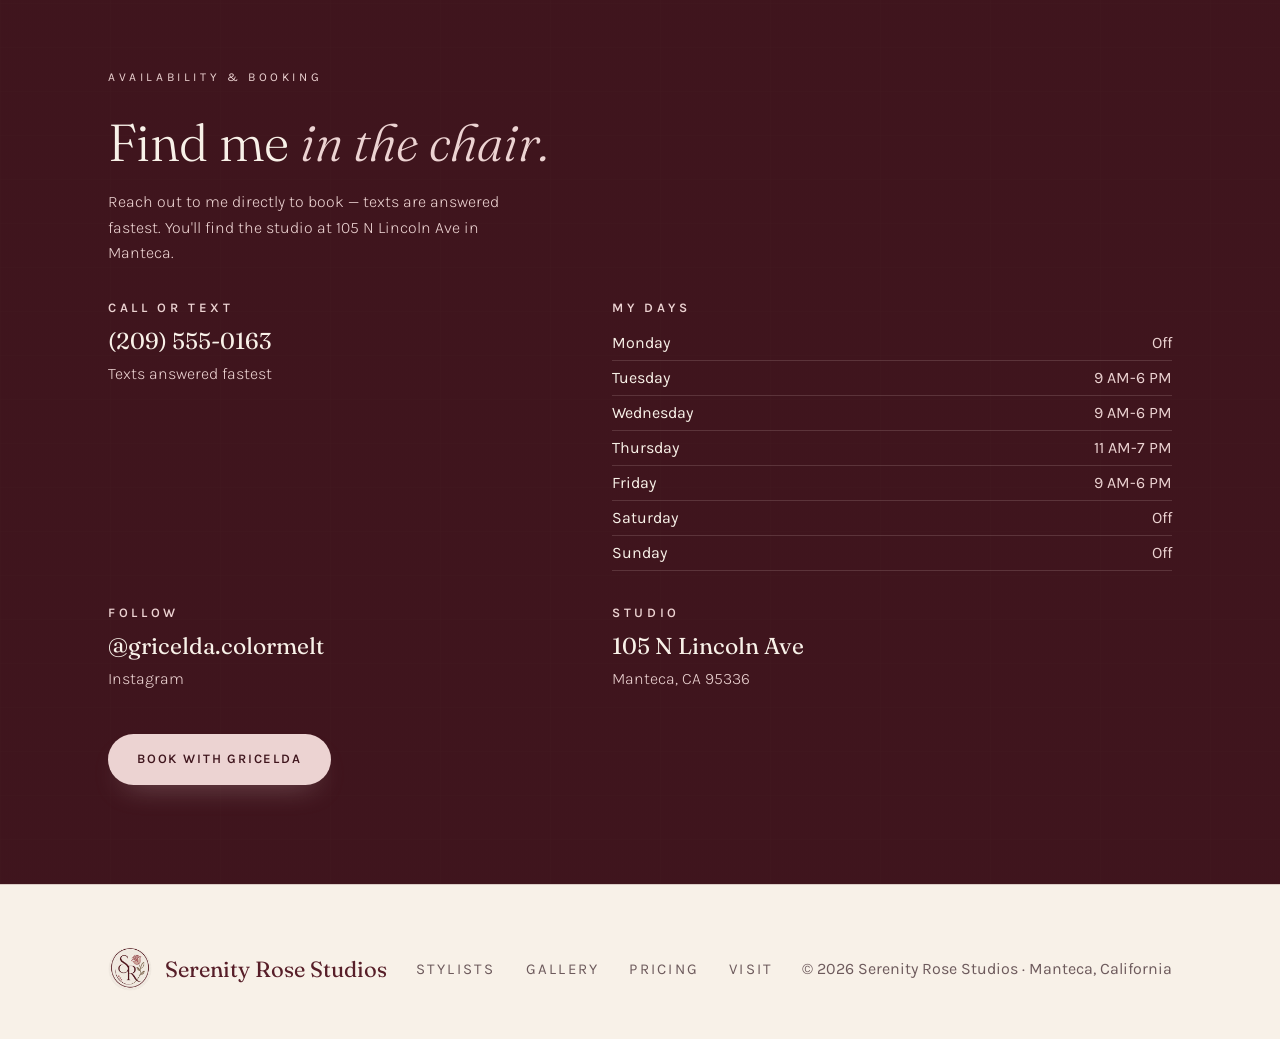
<file: stylists/gricelda.html>
<!DOCTYPE html>
<html lang="en">
<head>
<meta charset="UTF-8">
<meta name="viewport" content="width=device-width, initial-scale=1.0">
<title>Gricelda — Stylist at Serenity Rose Studios</title>
<meta name="description" content="Gricelda is a stylist at Serenity Rose Studios in Manteca, CA. Coppers, reds & color melts.">
<link rel="canonical" href="https://jabach811.github.io/marissa/stylists/gricelda.html">
<meta property="og:type" content="profile">
<meta property="og:title" content="Gricelda — Stylist at Serenity Rose Studios">
<meta property="og:description" content="Gricelda is a stylist at Serenity Rose Studios in Manteca, CA. Coppers, reds &amp; color melts.">
<meta property="og:url" content="https://jabach811.github.io/marissa/stylists/gricelda.html">
<meta property="og:image" content="https://jabach811.github.io/marissa/assets/images/stylist-gricelda-portrait.jpg">
<meta name="twitter:card" content="summary_large_image">
<link rel="preconnect" href="https://fonts.googleapis.com">
<link rel="preconnect" href="https://fonts.gstatic.com" crossorigin>
<link href="https://fonts.googleapis.com/css2?family=Fraunces:ital,opsz,wght@0,9..144,300;0,9..144,400;0,9..144,500;0,9..144,600;1,9..144,300;1,9..144,400&family=Karla:ital,wght@0,300;0,400;0,500;0,600;1,400&family=Ms+Madi&display=swap" rel="stylesheet">
<link rel="icon" type="image/png" href="../assets/images/favicon.png">
<link rel="apple-touch-icon" href="../assets/images/favicon.png">
<script>document.documentElement.classList.add('js')</script>
<link rel="stylesheet" href="stylist.css">
</head>
<body>
<a class="skip-link" href="#main">Skip to main content</a>

<header>
  <div class="wrap nav">
    <a class="brand" href="../index.html" aria-label="Serenity Rose Studios — home">
      <img class="brand-logo" src="../assets/images/transparent.png" width="160" height="160" alt="" aria-hidden="true">
      <span class="brand-name">Serenity Rose Studios<small>Manteca &middot; California</small></span>
    </a>
    <nav class="nav-links" id="nav-menu" aria-label="Main">
      <a href="../index.html#stylists">All Stylists</a>
      <a href="../index.html#gallery">Gallery</a>
      <a href="../index.html#pricing">Pricing</a>
      <a href="../index.html#visit">Visit</a>
    </nav>
    <a class="btn" href="#book">Book Now</a>
    <button class="nav-toggle" aria-expanded="false" aria-controls="nav-menu" aria-label="Open menu"><span></span><span></span></button>
  </div>
</header>

<main id="main">
<section class="s-hero">
  <div class="wrap s-hero-grid">
    <div>
      <p class="eyebrow ld">Stylist at Serenity Rose Studios</p>
      <h1 class="ld">Gricelda<span class="script">red hair, no regrets</span></h1>
      <p class="lede ld">Coppers, cherry reds, and rich color melts — bold enough to turn heads, wearable enough for Monday morning.</p>
      <div class="s-hero-actions ld">
        <a class="btn" href="#book">Book with Gricelda</a>
      </div>
    </div>
    <div class="s-hero-photo">
      <div class="s-hero-frame">
        <img class="cover" src="../assets/images/stylist-gricelda-portrait.jpg" width="900" height="1125" decoding="async" fetchpriority="high" alt="Portrait of Gricelda, stylist at Serenity Rose Studios">
      </div>
    </div>
  </div>
</section>

<section class="s-bio">
  <div class="wrap s-bio-grid">
    <div class="s-bio-photo rv">
      <div class="s-bio-frame">
        <img class="cover" loading="lazy" decoding="async" width="900" height="1125" src="../assets/images/stylist-gricelda-action.jpg" alt="Gricelda working with a client at Serenity Rose Studios">
      </div>
    </div>
    <div class="s-bio-copy rv">
      <p class="eyebrow">In my own words</p>
      <h2>Everyone has a red <em>that suits them.</em></h2>
            <p>I'm Gricelda, and reds are my love language. I became a stylist because I love the moment someone sees their new hair and sits up a little straighter. Reds and coppers are my specialty because they do that better than anything.</p>
      <p>I'm the studio's resident plant hoarder and true-crime podcast listener. If you've been thinking about going red for years but never pulled the trigger, come sit in my chair and we'll find the shade that feels like you.</p>
      <span class="s-sig">Gricelda</span>
    </div>
  </div>
</section>

<section class="s-book" id="book">
  <div class="wrap">
    <div class="rv">
      <p class="eyebrow">Availability &amp; booking</p>
      <h2>Find me <em>in the chair.</em></h2>
      <p class="sub">Reach out to me directly to book — texts are answered fastest. You'll find the studio at 105 N Lincoln Ave in Manteca.</p>
      <div class="s-book-details">
        <div class="vd"><h3>Call or text</h3><p><a href="tel:+12095550163">(209) 555-0163</a><small>Texts answered fastest</small></p></div>
        <div class="vd">
          <h3>My days</h3>
          <ul class="hours-list" aria-label="Gricelda's availability">
            <li><span>Monday</span><span>Off</span></li>
            <li><span>Tuesday</span><span>9 AM-6 PM</span></li>
            <li><span>Wednesday</span><span>9 AM-6 PM</span></li>
            <li><span>Thursday</span><span>11 AM-7 PM</span></li>
            <li><span>Friday</span><span>9 AM-6 PM</span></li>
            <li><span>Saturday</span><span>Off</span></li>
            <li><span>Sunday</span><span>Off</span></li>
          </ul>
        </div>
        <div class="vd"><h3>Follow</h3><p>@gricelda.colormelt<small>Instagram</small></p></div>
        <div class="vd"><h3>Studio</h3><p><a href="https://www.google.com/maps/search/?api=1&amp;query=105%20N%20Lincoln%20Ave%2C%20Manteca%2C%20CA%2095336">105 N Lincoln Ave</a><small>Manteca, CA 95336</small></p></div>
      </div>
      <a class="btn" href="tel:+12095550163">Book with Gricelda</a>
    </div>
  </div>
</section>
</main>

<footer>
  <div class="wrap foot">
    <div class="foot-brand">
      <img class="brand-logo" src="../assets/images/transparent.png" width="160" height="160" alt="" aria-hidden="true">
      Serenity Rose Studios
    </div>
    <nav aria-label="Footer">
      <a href="../index.html#stylists">Stylists</a>
      <a href="../index.html#gallery">Gallery</a>
      <a href="../index.html#pricing">Pricing</a>
      <a href="../index.html#visit">Visit</a>
    </nav>
    <p class="fine">&copy; 2026 Serenity Rose Studios &middot; Manteca, California</p>
  </div>
</footer>

<script src="../assets/site.js" defer></script>
</body>
</html>
</file>
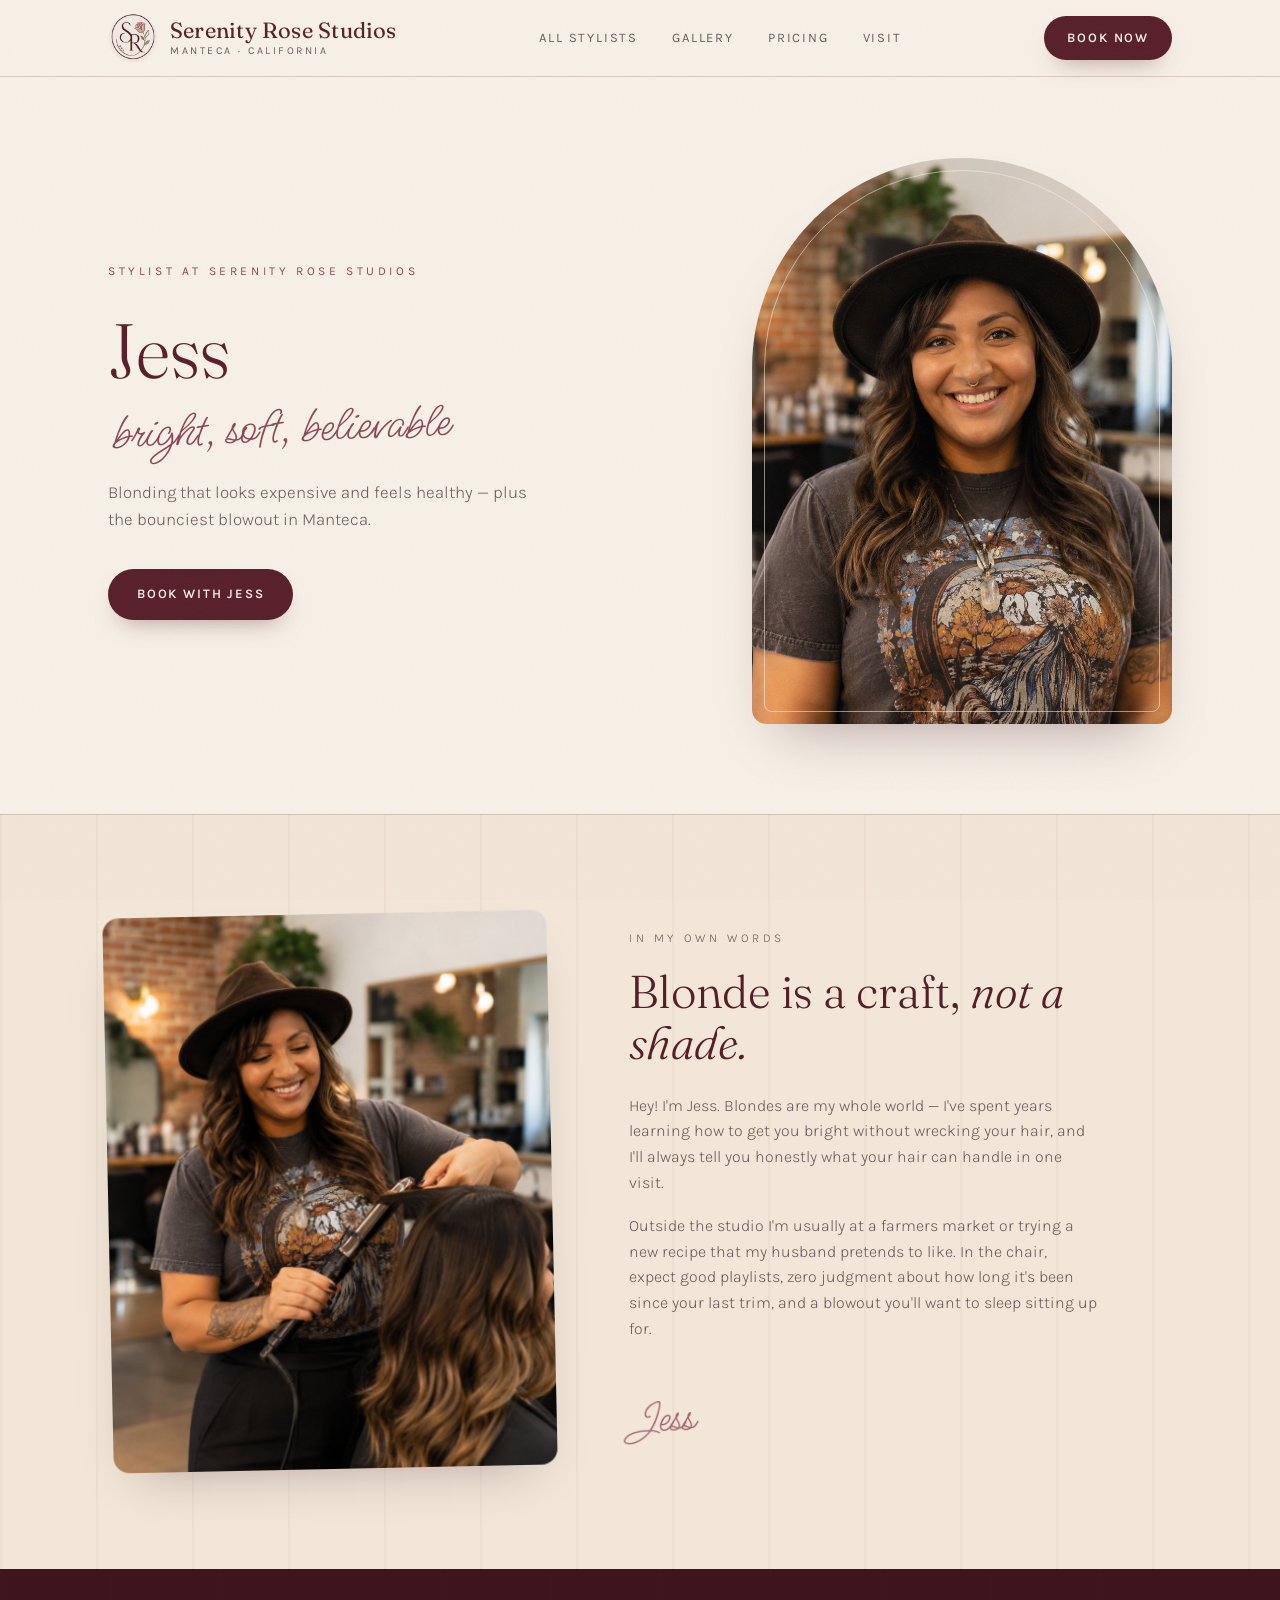
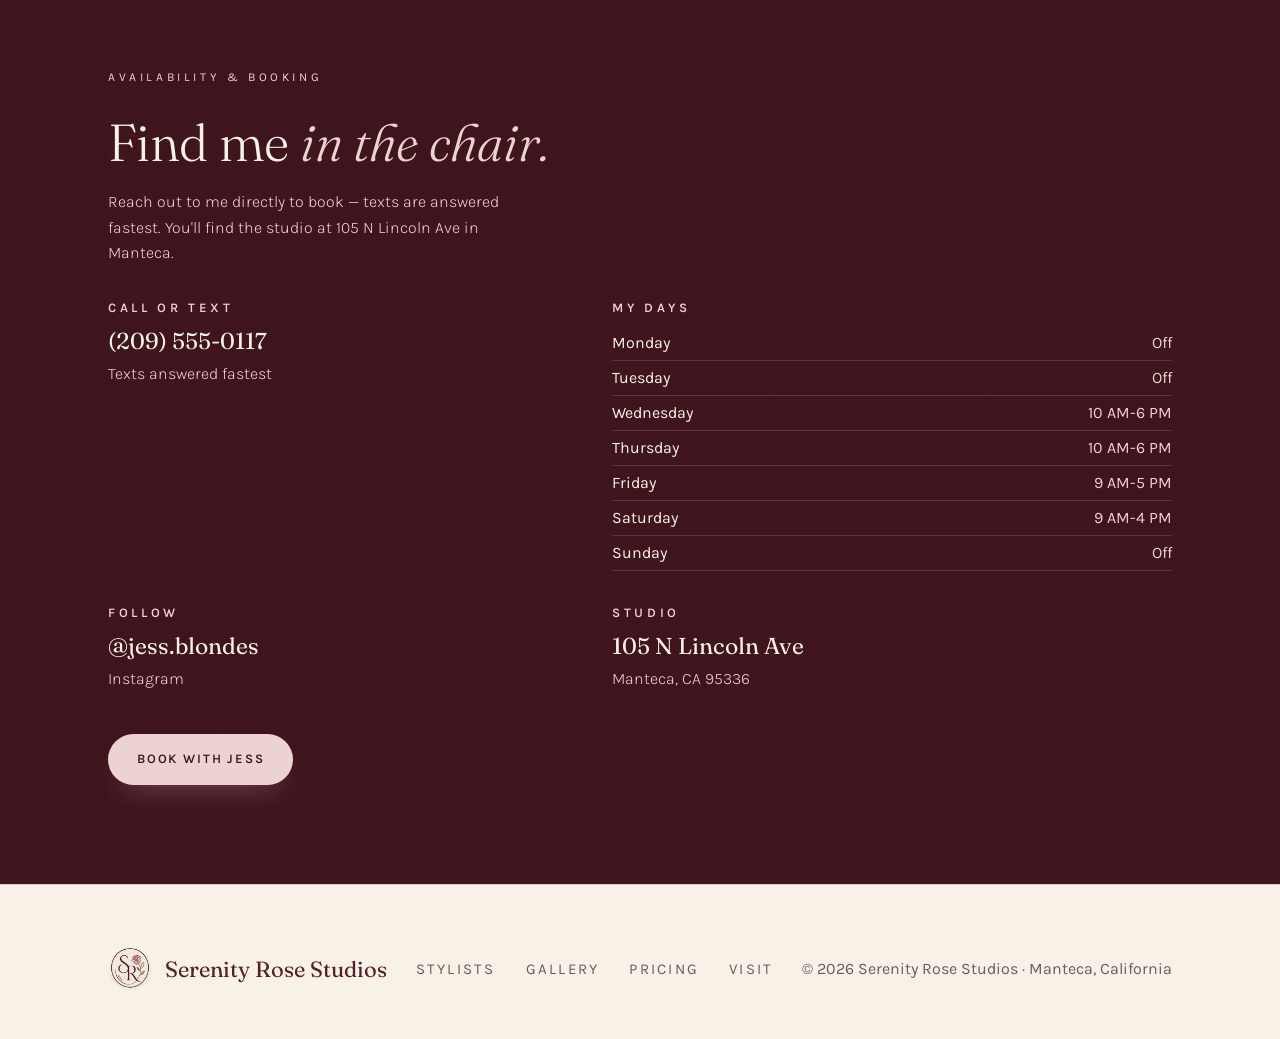
<file: stylists/jess.html>
<!DOCTYPE html>
<html lang="en">
<head>
<meta charset="UTF-8">
<meta name="viewport" content="width=device-width, initial-scale=1.0">
<title>Jess — Stylist at Serenity Rose Studios</title>
<meta name="description" content="Jess is a stylist at Serenity Rose Studios in Manteca, CA. Blondes & signature blowouts.">
<link rel="canonical" href="https://jabach811.github.io/marissa/stylists/jess.html">
<meta property="og:type" content="profile">
<meta property="og:title" content="Jess — Stylist at Serenity Rose Studios">
<meta property="og:description" content="Jess is a stylist at Serenity Rose Studios in Manteca, CA. Blondes &amp; signature blowouts.">
<meta property="og:url" content="https://jabach811.github.io/marissa/stylists/jess.html">
<meta property="og:image" content="https://jabach811.github.io/marissa/assets/images/stylist-jess-portrait.jpg">
<meta name="twitter:card" content="summary_large_image">
<link rel="preconnect" href="https://fonts.googleapis.com">
<link rel="preconnect" href="https://fonts.gstatic.com" crossorigin>
<link href="https://fonts.googleapis.com/css2?family=Fraunces:ital,opsz,wght@0,9..144,300;0,9..144,400;0,9..144,500;0,9..144,600;1,9..144,300;1,9..144,400&family=Karla:ital,wght@0,300;0,400;0,500;0,600;1,400&family=Ms+Madi&display=swap" rel="stylesheet">
<link rel="icon" type="image/png" href="../assets/images/favicon.png">
<link rel="apple-touch-icon" href="../assets/images/favicon.png">
<script>document.documentElement.classList.add('js')</script>
<link rel="stylesheet" href="stylist.css">
</head>
<body>
<a class="skip-link" href="#main">Skip to main content</a>

<header>
  <div class="wrap nav">
    <a class="brand" href="../index.html" aria-label="Serenity Rose Studios — home">
      <img class="brand-logo" src="../assets/images/transparent.png" width="160" height="160" alt="" aria-hidden="true">
      <span class="brand-name">Serenity Rose Studios<small>Manteca &middot; California</small></span>
    </a>
    <nav class="nav-links" id="nav-menu" aria-label="Main">
      <a href="../index.html#stylists">All Stylists</a>
      <a href="../index.html#gallery">Gallery</a>
      <a href="../index.html#pricing">Pricing</a>
      <a href="../index.html#visit">Visit</a>
    </nav>
    <a class="btn" href="#book">Book Now</a>
    <button class="nav-toggle" aria-expanded="false" aria-controls="nav-menu" aria-label="Open menu"><span></span><span></span></button>
  </div>
</header>

<main id="main">
<section class="s-hero">
  <div class="wrap s-hero-grid">
    <div>
      <p class="eyebrow ld">Stylist at Serenity Rose Studios</p>
      <h1 class="ld">Jess<span class="script">bright, soft, believable</span></h1>
      <p class="lede ld">Blonding that looks expensive and feels healthy — plus the bounciest blowout in Manteca.</p>
      <div class="s-hero-actions ld">
        <a class="btn" href="#book">Book with Jess</a>
      </div>
    </div>
    <div class="s-hero-photo">
      <div class="s-hero-frame">
        <img class="cover" src="../assets/images/stylist-jess-portrait.jpg" width="900" height="1125" decoding="async" fetchpriority="high" alt="Portrait of Jess, stylist at Serenity Rose Studios">
      </div>
    </div>
  </div>
</section>

<section class="s-bio">
  <div class="wrap s-bio-grid">
    <div class="s-bio-photo rv">
      <div class="s-bio-frame">
        <img class="cover" loading="lazy" decoding="async" width="900" height="1125" src="../assets/images/stylist-jess-action.jpg" alt="Jess working with a client at Serenity Rose Studios">
      </div>
    </div>
    <div class="s-bio-copy rv">
      <p class="eyebrow">In my own words</p>
      <h2>Blonde is a craft, <em>not a shade.</em></h2>
            <p>Hey! I'm Jess. Blondes are my whole world — I've spent years learning how to get you bright without wrecking your hair, and I'll always tell you honestly what your hair can handle in one visit.</p>
      <p>Outside the studio I'm usually at a farmers market or trying a new recipe that my husband pretends to like. In the chair, expect good playlists, zero judgment about how long it's been since your last trim, and a blowout you'll want to sleep sitting up for.</p>
      <span class="s-sig">Jess</span>
    </div>
  </div>
</section>

<section class="s-book" id="book">
  <div class="wrap">
    <div class="rv">
      <p class="eyebrow">Availability &amp; booking</p>
      <h2>Find me <em>in the chair.</em></h2>
      <p class="sub">Reach out to me directly to book — texts are answered fastest. You'll find the studio at 105 N Lincoln Ave in Manteca.</p>
      <div class="s-book-details">
        <div class="vd"><h3>Call or text</h3><p><a href="tel:+12095550117">(209) 555-0117</a><small>Texts answered fastest</small></p></div>
        <div class="vd">
          <h3>My days</h3>
          <ul class="hours-list" aria-label="Jess's availability">
            <li><span>Monday</span><span>Off</span></li>
            <li><span>Tuesday</span><span>Off</span></li>
            <li><span>Wednesday</span><span>10 AM-6 PM</span></li>
            <li><span>Thursday</span><span>10 AM-6 PM</span></li>
            <li><span>Friday</span><span>9 AM-5 PM</span></li>
            <li><span>Saturday</span><span>9 AM-4 PM</span></li>
            <li><span>Sunday</span><span>Off</span></li>
          </ul>
        </div>
        <div class="vd"><h3>Follow</h3><p>@jess.blondes<small>Instagram</small></p></div>
        <div class="vd"><h3>Studio</h3><p><a href="https://www.google.com/maps/search/?api=1&amp;query=105%20N%20Lincoln%20Ave%2C%20Manteca%2C%20CA%2095336">105 N Lincoln Ave</a><small>Manteca, CA 95336</small></p></div>
      </div>
      <a class="btn" href="tel:+12095550117">Book with Jess</a>
    </div>
  </div>
</section>
</main>

<footer>
  <div class="wrap foot">
    <div class="foot-brand">
      <img class="brand-logo" src="../assets/images/transparent.png" width="160" height="160" alt="" aria-hidden="true">
      Serenity Rose Studios
    </div>
    <nav aria-label="Footer">
      <a href="../index.html#stylists">Stylists</a>
      <a href="../index.html#gallery">Gallery</a>
      <a href="../index.html#pricing">Pricing</a>
      <a href="../index.html#visit">Visit</a>
    </nav>
    <p class="fine">&copy; 2026 Serenity Rose Studios &middot; Manteca, California</p>
  </div>
</footer>

<script src="../assets/site.js" defer></script>
</body>
</html>
</file>
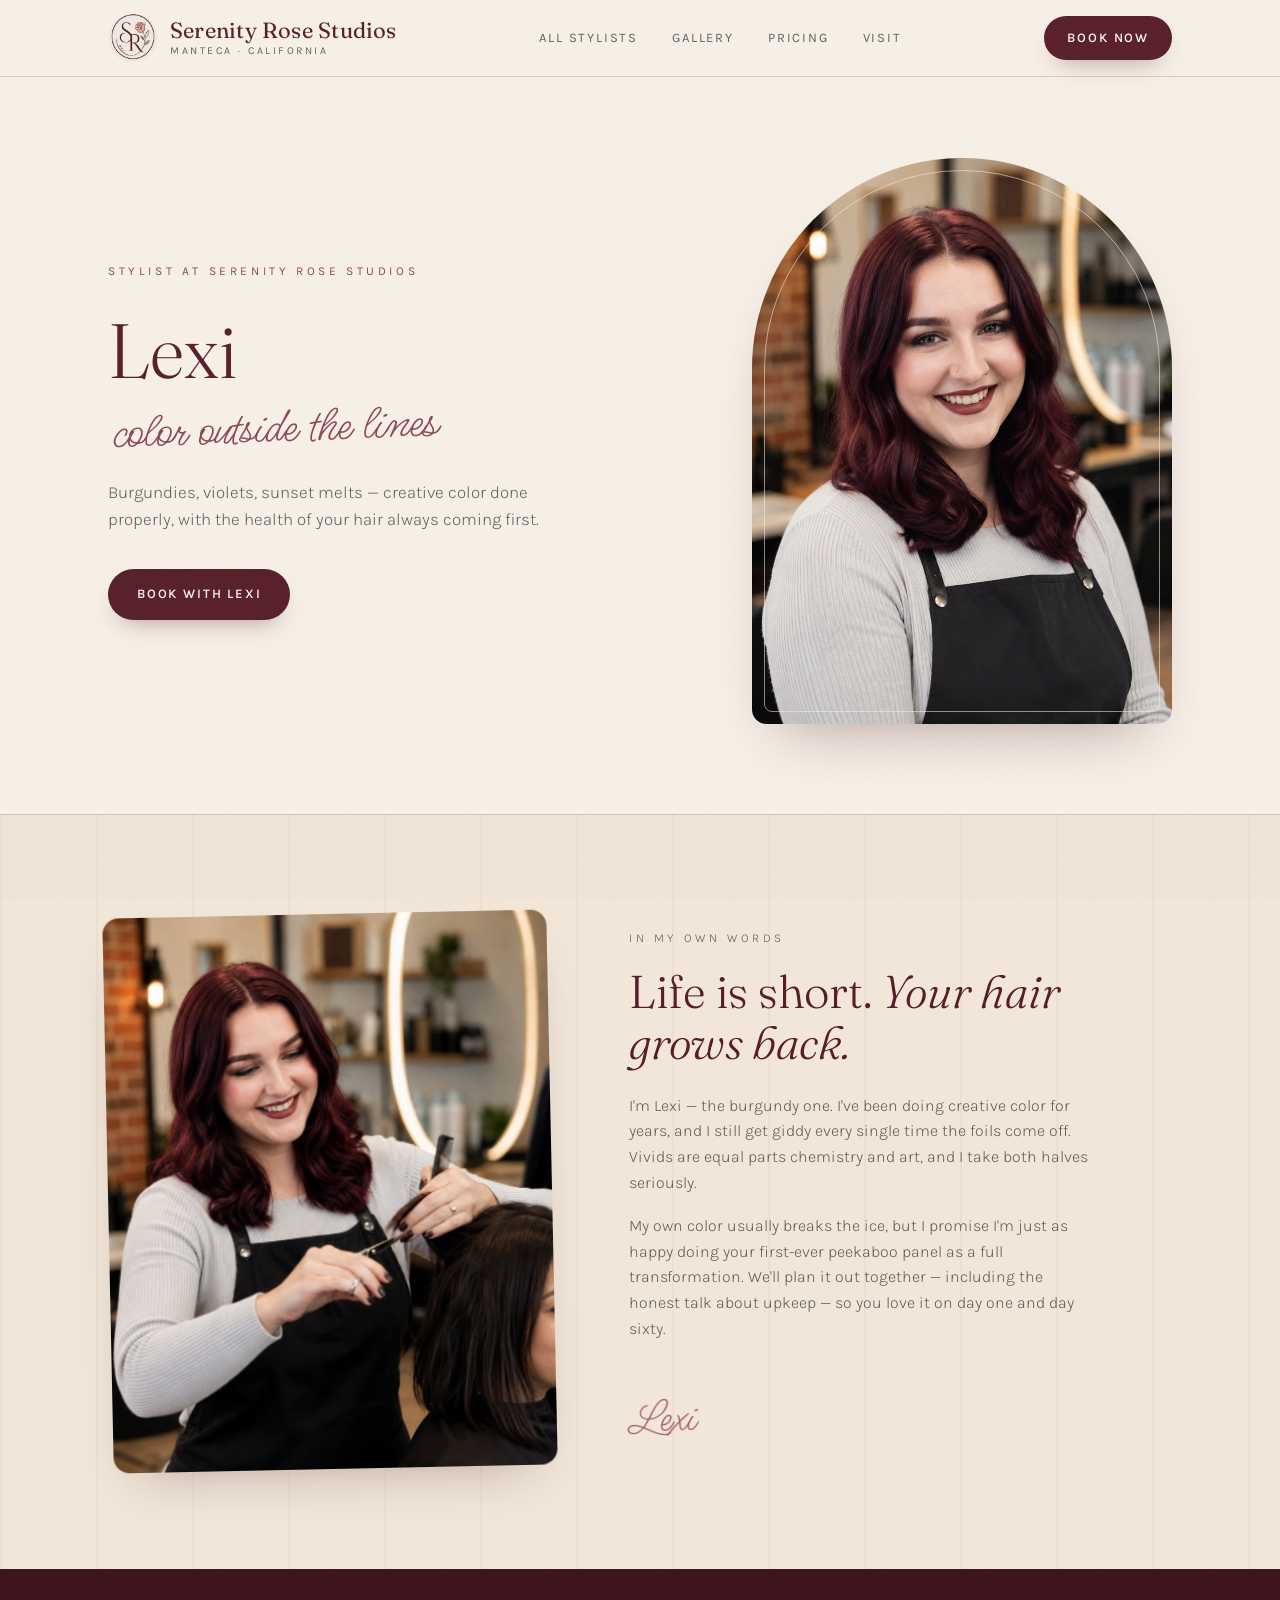
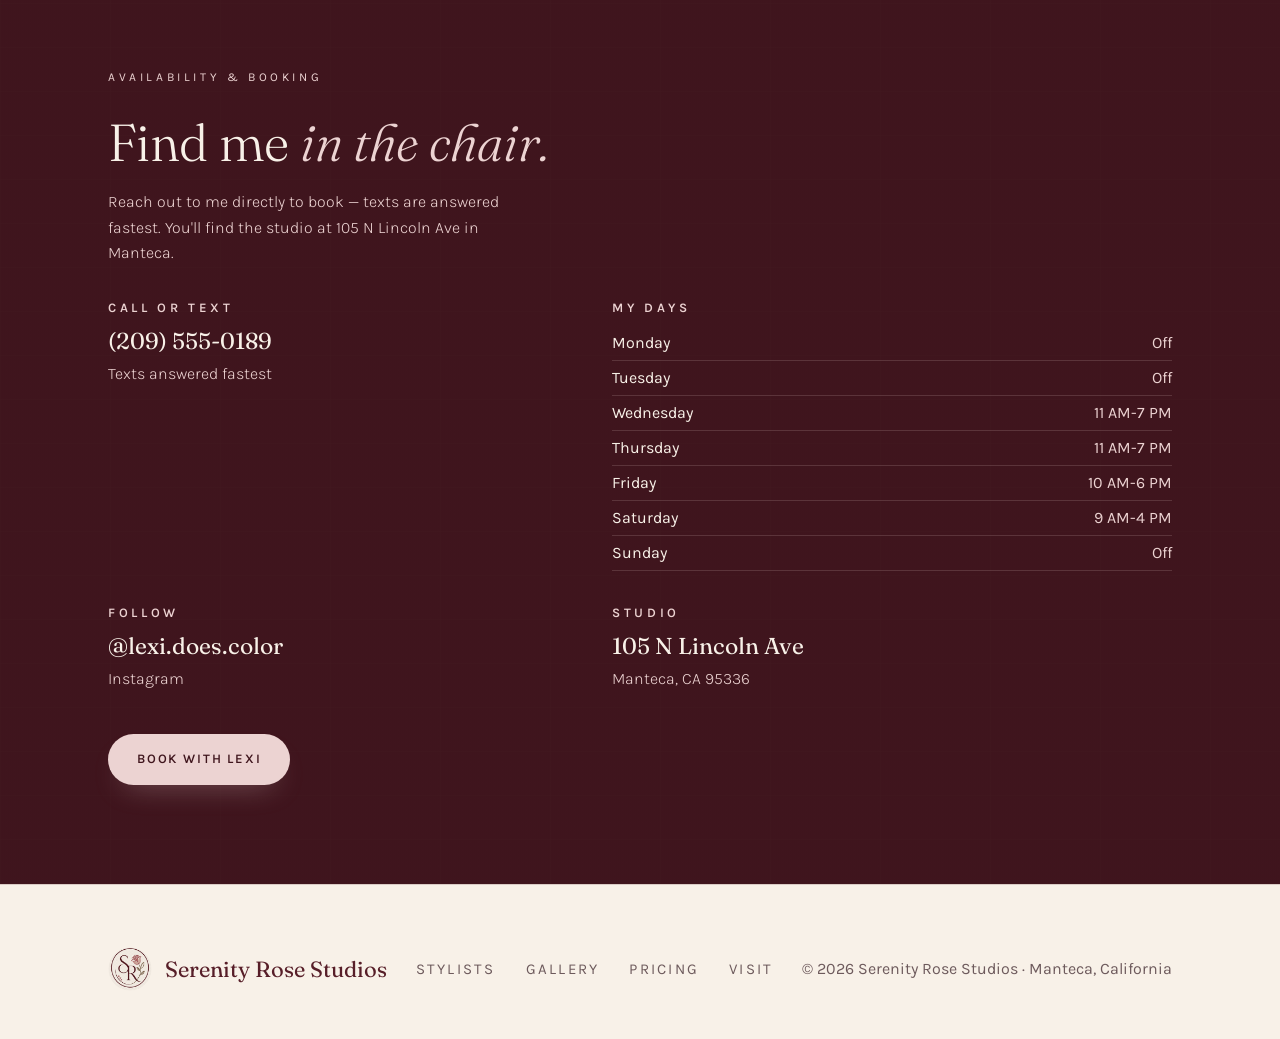
<file: stylists/lexi.html>
<!DOCTYPE html>
<html lang="en">
<head>
<meta charset="UTF-8">
<meta name="viewport" content="width=device-width, initial-scale=1.0">
<title>Lexi — Stylist at Serenity Rose Studios</title>
<meta name="description" content="Lexi is a stylist at Serenity Rose Studios in Manteca, CA. Vivids & creative color.">
<link rel="canonical" href="https://jabach811.github.io/marissa/stylists/lexi.html">
<meta property="og:type" content="profile">
<meta property="og:title" content="Lexi — Stylist at Serenity Rose Studios">
<meta property="og:description" content="Lexi is a stylist at Serenity Rose Studios in Manteca, CA. Vivids &amp; creative color.">
<meta property="og:url" content="https://jabach811.github.io/marissa/stylists/lexi.html">
<meta property="og:image" content="https://jabach811.github.io/marissa/assets/images/stylist-lexi-portrait.jpg">
<meta name="twitter:card" content="summary_large_image">
<link rel="preconnect" href="https://fonts.googleapis.com">
<link rel="preconnect" href="https://fonts.gstatic.com" crossorigin>
<link href="https://fonts.googleapis.com/css2?family=Fraunces:ital,opsz,wght@0,9..144,300;0,9..144,400;0,9..144,500;0,9..144,600;1,9..144,300;1,9..144,400&family=Karla:ital,wght@0,300;0,400;0,500;0,600;1,400&family=Ms+Madi&display=swap" rel="stylesheet">
<link rel="icon" type="image/png" href="../assets/images/favicon.png">
<link rel="apple-touch-icon" href="../assets/images/favicon.png">
<script>document.documentElement.classList.add('js')</script>
<link rel="stylesheet" href="stylist.css">
</head>
<body>
<a class="skip-link" href="#main">Skip to main content</a>

<header>
  <div class="wrap nav">
    <a class="brand" href="../index.html" aria-label="Serenity Rose Studios — home">
      <img class="brand-logo" src="../assets/images/transparent.png" width="160" height="160" alt="" aria-hidden="true">
      <span class="brand-name">Serenity Rose Studios<small>Manteca &middot; California</small></span>
    </a>
    <nav class="nav-links" id="nav-menu" aria-label="Main">
      <a href="../index.html#stylists">All Stylists</a>
      <a href="../index.html#gallery">Gallery</a>
      <a href="../index.html#pricing">Pricing</a>
      <a href="../index.html#visit">Visit</a>
    </nav>
    <a class="btn" href="#book">Book Now</a>
    <button class="nav-toggle" aria-expanded="false" aria-controls="nav-menu" aria-label="Open menu"><span></span><span></span></button>
  </div>
</header>

<main id="main">
<section class="s-hero">
  <div class="wrap s-hero-grid">
    <div>
      <p class="eyebrow ld">Stylist at Serenity Rose Studios</p>
      <h1 class="ld">Lexi<span class="script">color outside the lines</span></h1>
      <p class="lede ld">Burgundies, violets, sunset melts — creative color done properly, with the health of your hair always coming first.</p>
      <div class="s-hero-actions ld">
        <a class="btn" href="#book">Book with Lexi</a>
      </div>
    </div>
    <div class="s-hero-photo">
      <div class="s-hero-frame">
        <img class="cover" src="../assets/images/stylist-lexi-portrait.jpg" width="900" height="1125" decoding="async" fetchpriority="high" alt="Portrait of Lexi, stylist at Serenity Rose Studios">
      </div>
    </div>
  </div>
</section>

<section class="s-bio">
  <div class="wrap s-bio-grid">
    <div class="s-bio-photo rv">
      <div class="s-bio-frame">
        <img class="cover" loading="lazy" decoding="async" width="900" height="1125" src="../assets/images/stylist-lexi-action.jpg" alt="Lexi working with a client at Serenity Rose Studios">
      </div>
    </div>
    <div class="s-bio-copy rv">
      <p class="eyebrow">In my own words</p>
      <h2>Life is short. <em>Your hair grows back.</em></h2>
            <p>I'm Lexi — the burgundy one. I've been doing creative color for years, and I still get giddy every single time the foils come off. Vivids are equal parts chemistry and art, and I take both halves seriously.</p>
      <p>My own color usually breaks the ice, but I promise I'm just as happy doing your first-ever peekaboo panel as a full transformation. We'll plan it out together — including the honest talk about upkeep — so you love it on day one and day sixty.</p>
      <span class="s-sig">Lexi</span>
    </div>
  </div>
</section>

<section class="s-book" id="book">
  <div class="wrap">
    <div class="rv">
      <p class="eyebrow">Availability &amp; booking</p>
      <h2>Find me <em>in the chair.</em></h2>
      <p class="sub">Reach out to me directly to book — texts are answered fastest. You'll find the studio at 105 N Lincoln Ave in Manteca.</p>
      <div class="s-book-details">
        <div class="vd"><h3>Call or text</h3><p><a href="tel:+12095550189">(209) 555-0189</a><small>Texts answered fastest</small></p></div>
        <div class="vd">
          <h3>My days</h3>
          <ul class="hours-list" aria-label="Lexi's availability">
            <li><span>Monday</span><span>Off</span></li>
            <li><span>Tuesday</span><span>Off</span></li>
            <li><span>Wednesday</span><span>11 AM-7 PM</span></li>
            <li><span>Thursday</span><span>11 AM-7 PM</span></li>
            <li><span>Friday</span><span>10 AM-6 PM</span></li>
            <li><span>Saturday</span><span>9 AM-4 PM</span></li>
            <li><span>Sunday</span><span>Off</span></li>
          </ul>
        </div>
        <div class="vd"><h3>Follow</h3><p>@lexi.does.color<small>Instagram</small></p></div>
        <div class="vd"><h3>Studio</h3><p><a href="https://www.google.com/maps/search/?api=1&amp;query=105%20N%20Lincoln%20Ave%2C%20Manteca%2C%20CA%2095336">105 N Lincoln Ave</a><small>Manteca, CA 95336</small></p></div>
      </div>
      <a class="btn" href="tel:+12095550189">Book with Lexi</a>
    </div>
  </div>
</section>
</main>

<footer>
  <div class="wrap foot">
    <div class="foot-brand">
      <img class="brand-logo" src="../assets/images/transparent.png" width="160" height="160" alt="" aria-hidden="true">
      Serenity Rose Studios
    </div>
    <nav aria-label="Footer">
      <a href="../index.html#stylists">Stylists</a>
      <a href="../index.html#gallery">Gallery</a>
      <a href="../index.html#pricing">Pricing</a>
      <a href="../index.html#visit">Visit</a>
    </nav>
    <p class="fine">&copy; 2026 Serenity Rose Studios &middot; Manteca, California</p>
  </div>
</footer>

<script src="../assets/site.js" defer></script>
</body>
</html>
</file>
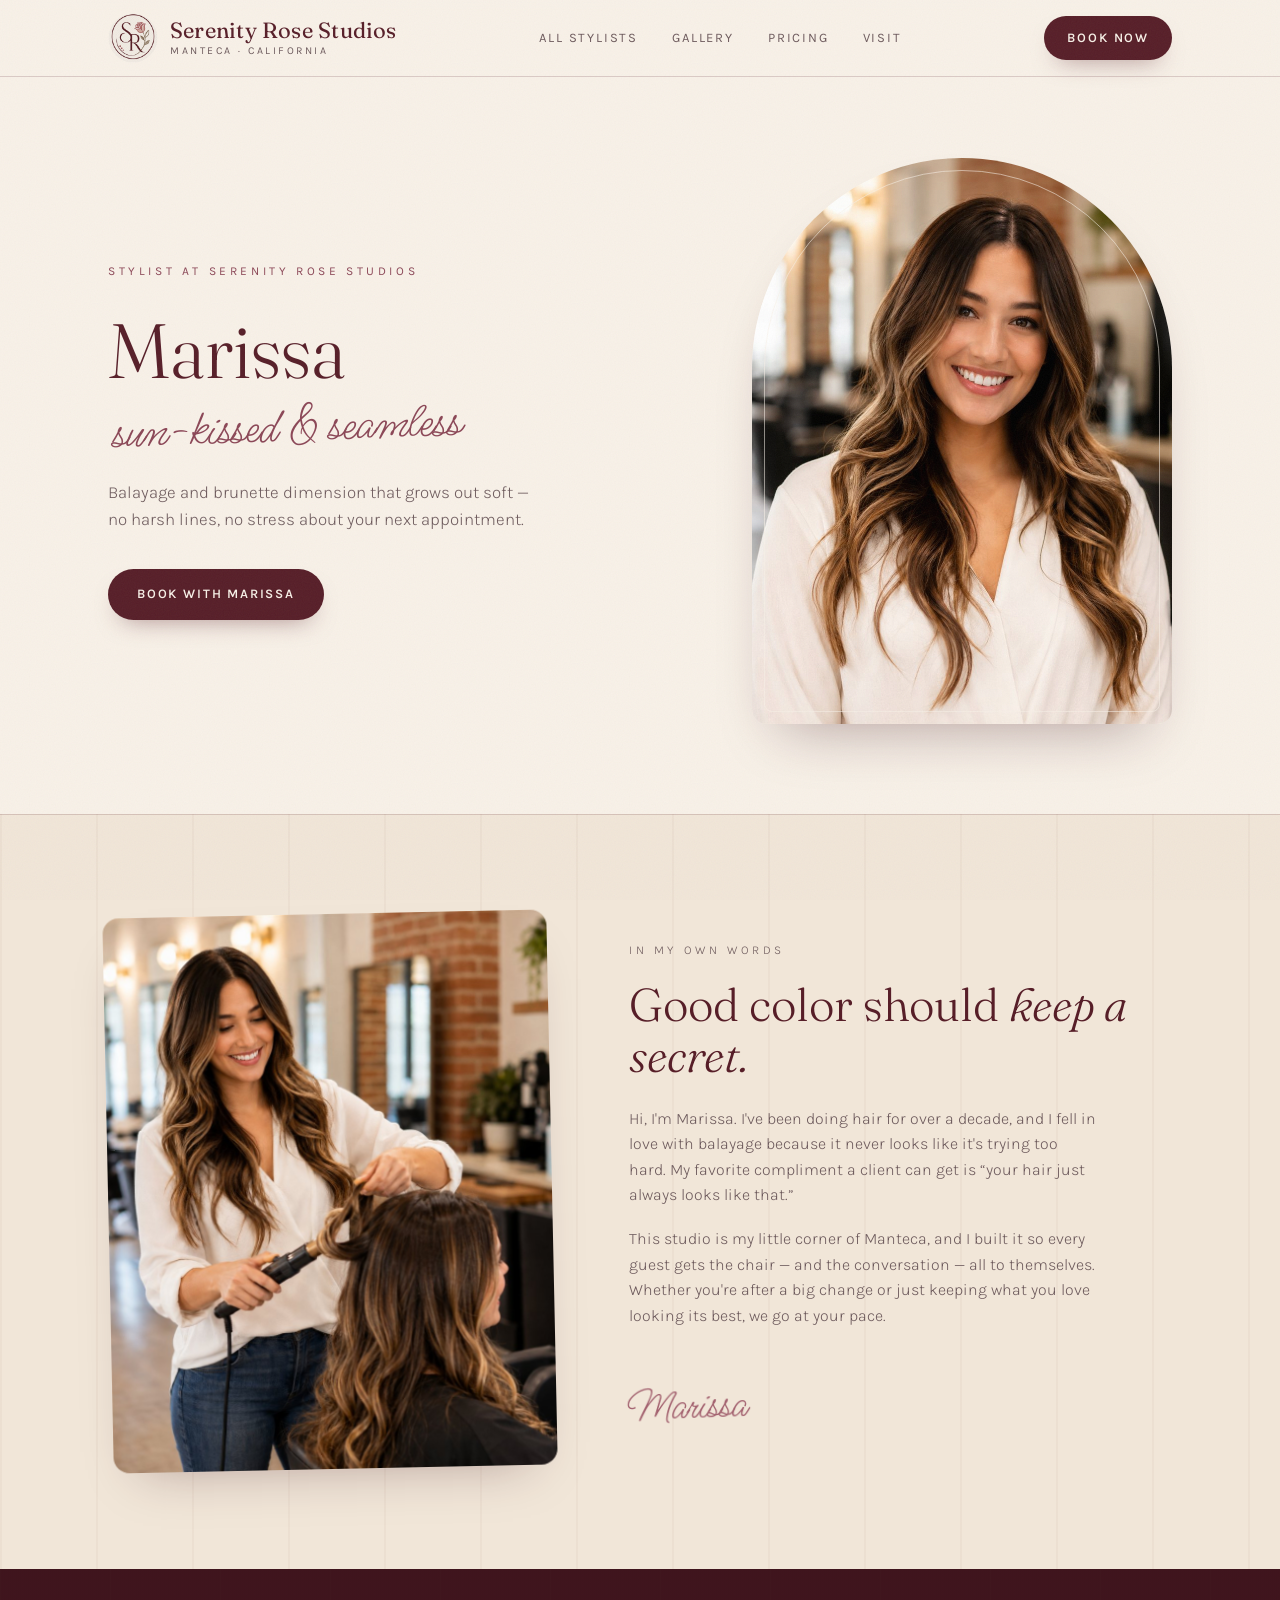
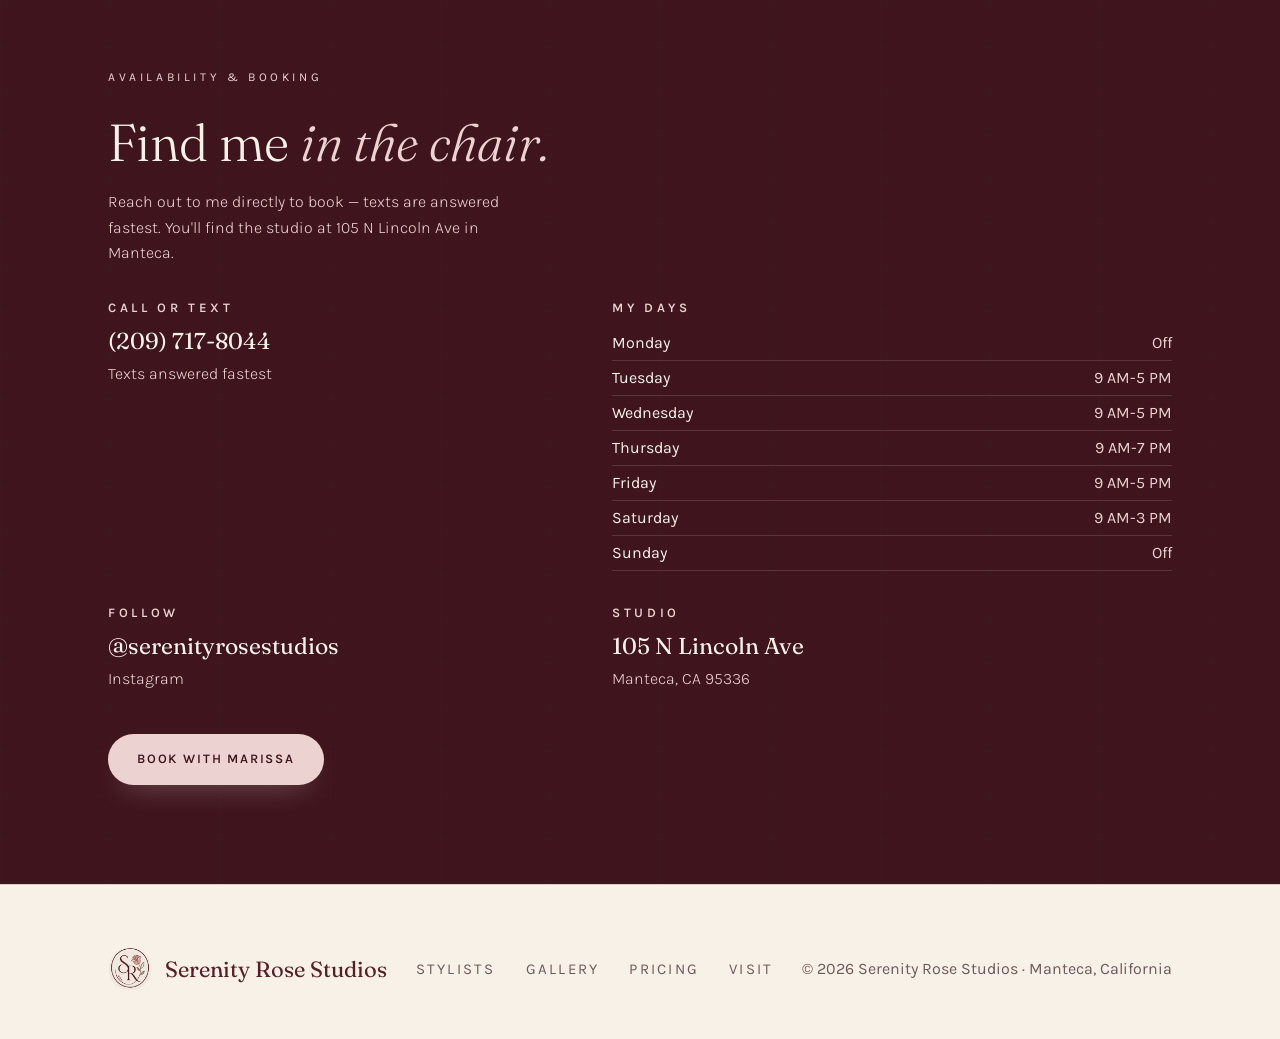
<file: stylists/marissa.html>
<!DOCTYPE html>
<html lang="en">
<head>
<meta charset="UTF-8">
<meta name="viewport" content="width=device-width, initial-scale=1.0">
<title>Marissa — Stylist at Serenity Rose Studios</title>
<meta name="description" content="Marissa is a stylist at Serenity Rose Studios in Manteca, CA. Lived-in balayage & brunette dimension.">
<link rel="canonical" href="https://jabach811.github.io/marissa/stylists/marissa.html">
<meta property="og:type" content="profile">
<meta property="og:title" content="Marissa — Stylist at Serenity Rose Studios">
<meta property="og:description" content="Marissa is a stylist at Serenity Rose Studios in Manteca, CA. Lived-in balayage &amp; brunette dimension.">
<meta property="og:url" content="https://jabach811.github.io/marissa/stylists/marissa.html">
<meta property="og:image" content="https://jabach811.github.io/marissa/assets/images/stylist-marissa-portrait.jpg">
<meta name="twitter:card" content="summary_large_image">
<link rel="preconnect" href="https://fonts.googleapis.com">
<link rel="preconnect" href="https://fonts.gstatic.com" crossorigin>
<link href="https://fonts.googleapis.com/css2?family=Fraunces:ital,opsz,wght@0,9..144,300;0,9..144,400;0,9..144,500;0,9..144,600;1,9..144,300;1,9..144,400&family=Karla:ital,wght@0,300;0,400;0,500;0,600;1,400&family=Ms+Madi&display=swap" rel="stylesheet">
<link rel="icon" type="image/png" href="../assets/images/favicon.png">
<link rel="apple-touch-icon" href="../assets/images/favicon.png">
<script>document.documentElement.classList.add('js')</script>
<link rel="stylesheet" href="stylist.css">
</head>
<body>
<a class="skip-link" href="#main">Skip to main content</a>

<header>
  <div class="wrap nav">
    <a class="brand" href="../index.html" aria-label="Serenity Rose Studios — home">
      <img class="brand-logo" src="../assets/images/transparent.png" width="160" height="160" alt="" aria-hidden="true">
      <span class="brand-name">Serenity Rose Studios<small>Manteca &middot; California</small></span>
    </a>
    <nav class="nav-links" id="nav-menu" aria-label="Main">
      <a href="../index.html#stylists">All Stylists</a>
      <a href="../index.html#gallery">Gallery</a>
      <a href="../index.html#pricing">Pricing</a>
      <a href="../index.html#visit">Visit</a>
    </nav>
    <a class="btn" href="#book">Book Now</a>
    <button class="nav-toggle" aria-expanded="false" aria-controls="nav-menu" aria-label="Open menu"><span></span><span></span></button>
  </div>
</header>

<main id="main">
<section class="s-hero">
  <div class="wrap s-hero-grid">
    <div>
      <p class="eyebrow ld">Stylist at Serenity Rose Studios</p>
      <h1 class="ld">Marissa<span class="script">sun-kissed & seamless</span></h1>
      <p class="lede ld">Balayage and brunette dimension that grows out soft — no harsh lines, no stress about your next appointment.</p>
      <div class="s-hero-actions ld">
        <a class="btn" href="#book">Book with Marissa</a>
      </div>
    </div>
    <div class="s-hero-photo">
      <div class="s-hero-frame">
        <img class="cover" src="../assets/images/stylist-marissa-portrait.jpg" width="900" height="1125" decoding="async" fetchpriority="high" alt="Portrait of Marissa, stylist at Serenity Rose Studios">
      </div>
    </div>
  </div>
</section>

<section class="s-bio">
  <div class="wrap s-bio-grid">
    <div class="s-bio-photo rv">
      <div class="s-bio-frame">
        <img class="cover" loading="lazy" decoding="async" width="900" height="1125" src="../assets/images/stylist-marissa-action.jpg" alt="Marissa working with a client at Serenity Rose Studios">
      </div>
    </div>
    <div class="s-bio-copy rv">
      <p class="eyebrow">In my own words</p>
      <h2>Good color should <em>keep a secret.</em></h2>
            <p>Hi, I'm Marissa. I've been doing hair for over a decade, and I fell in love with balayage because it never looks like it's trying too hard. My favorite compliment a client can get is “your hair just always looks like that.”</p>
      <p>This studio is my little corner of Manteca, and I built it so every guest gets the chair — and the conversation — all to themselves. Whether you're after a big change or just keeping what you love looking its best, we go at your pace.</p>
      <span class="s-sig">Marissa</span>
    </div>
  </div>
</section>

<section class="s-book" id="book">
  <div class="wrap">
    <div class="rv">
      <p class="eyebrow">Availability &amp; booking</p>
      <h2>Find me <em>in the chair.</em></h2>
      <p class="sub">Reach out to me directly to book — texts are answered fastest. You'll find the studio at 105 N Lincoln Ave in Manteca.</p>
      <div class="s-book-details">
        <div class="vd"><h3>Call or text</h3><p><a href="tel:+12097178044">(209) 717-8044</a><small>Texts answered fastest</small></p></div>
        <div class="vd">
          <h3>My days</h3>
          <ul class="hours-list" aria-label="Marissa's availability">
            <li><span>Monday</span><span>Off</span></li>
            <li><span>Tuesday</span><span>9 AM-5 PM</span></li>
            <li><span>Wednesday</span><span>9 AM-5 PM</span></li>
            <li><span>Thursday</span><span>9 AM-7 PM</span></li>
            <li><span>Friday</span><span>9 AM-5 PM</span></li>
            <li><span>Saturday</span><span>9 AM-3 PM</span></li>
            <li><span>Sunday</span><span>Off</span></li>
          </ul>
        </div>
        <div class="vd"><h3>Follow</h3><p>@serenityrosestudios<small>Instagram</small></p></div>
        <div class="vd"><h3>Studio</h3><p><a href="https://www.google.com/maps/search/?api=1&amp;query=105%20N%20Lincoln%20Ave%2C%20Manteca%2C%20CA%2095336">105 N Lincoln Ave</a><small>Manteca, CA 95336</small></p></div>
      </div>
      <a class="btn" href="tel:+12097178044">Book with Marissa</a>
    </div>
  </div>
</section>
</main>

<footer>
  <div class="wrap foot">
    <div class="foot-brand">
      <img class="brand-logo" src="../assets/images/transparent.png" width="160" height="160" alt="" aria-hidden="true">
      Serenity Rose Studios
    </div>
    <nav aria-label="Footer">
      <a href="../index.html#stylists">Stylists</a>
      <a href="../index.html#gallery">Gallery</a>
      <a href="../index.html#pricing">Pricing</a>
      <a href="../index.html#visit">Visit</a>
    </nav>
    <p class="fine">&copy; 2026 Serenity Rose Studios &middot; Manteca, California</p>
  </div>
</footer>

<script src="../assets/site.js" defer></script>
</body>
</html>
</file>
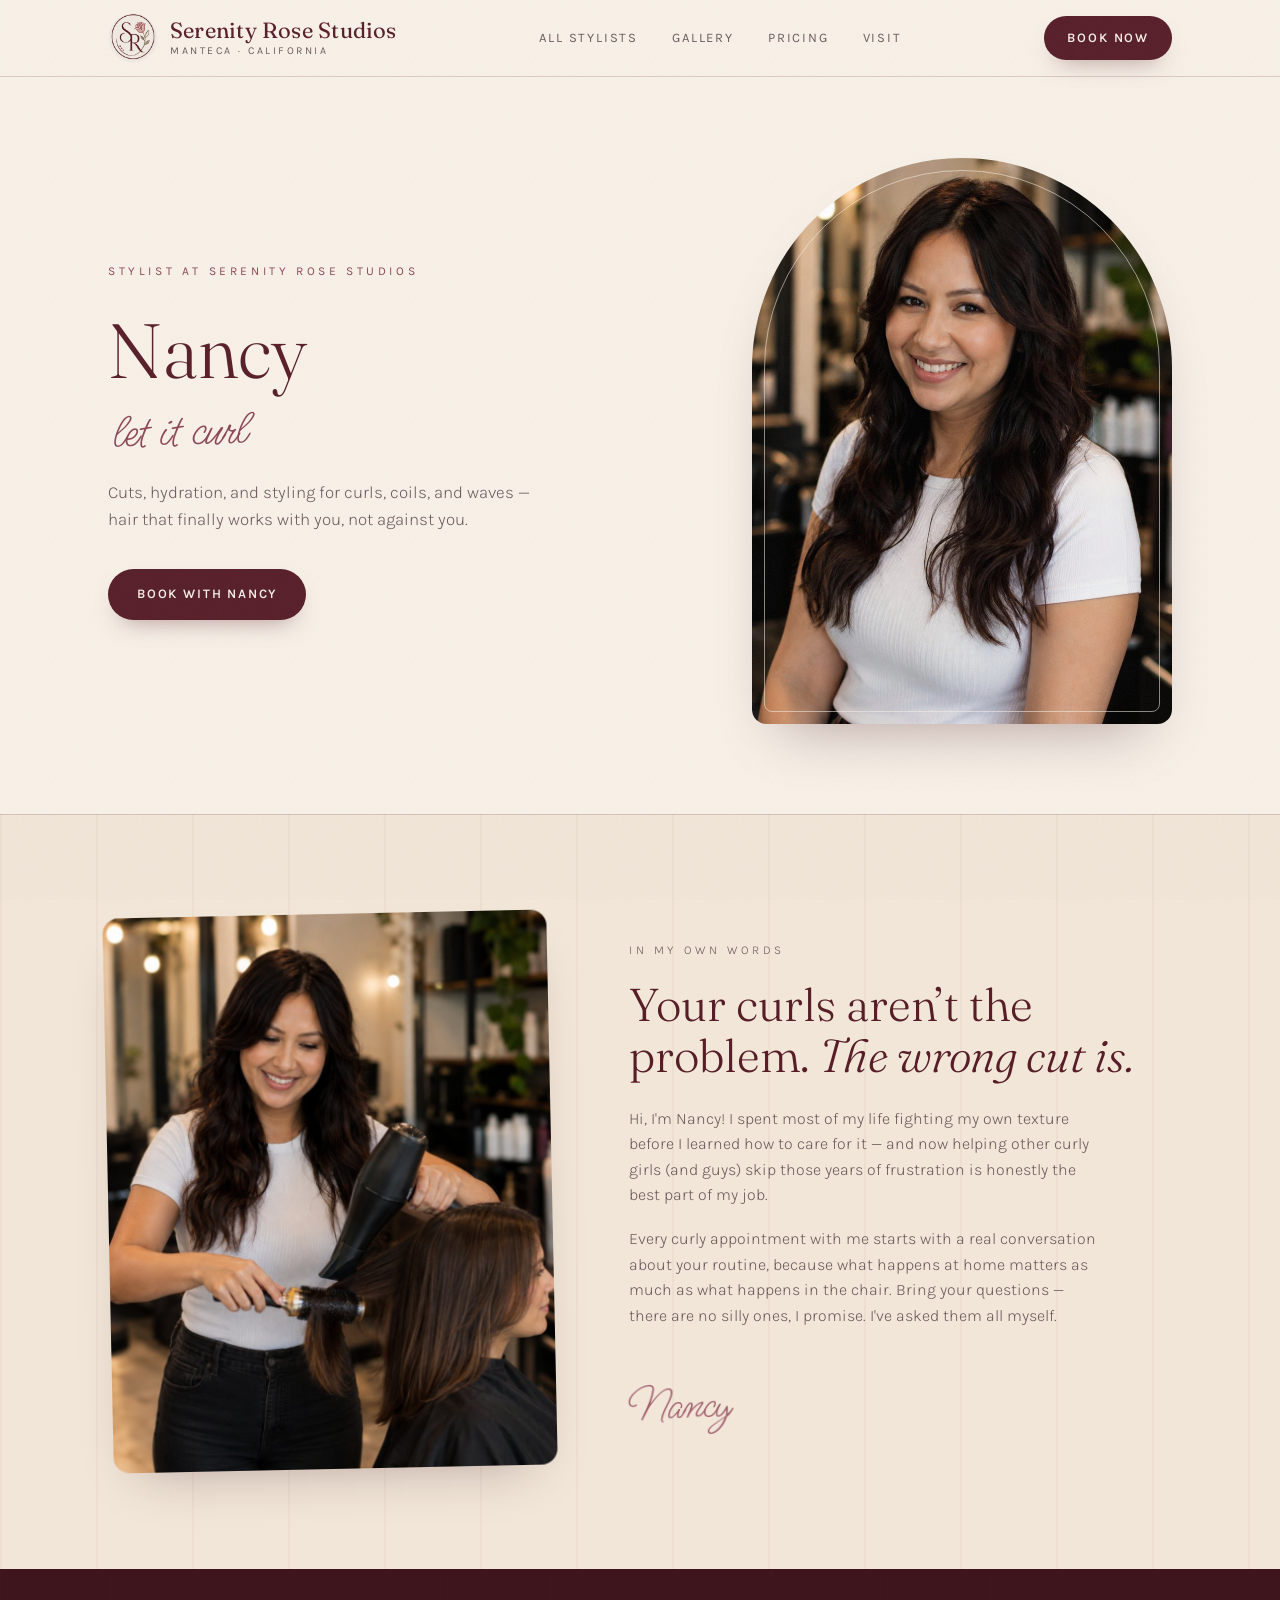
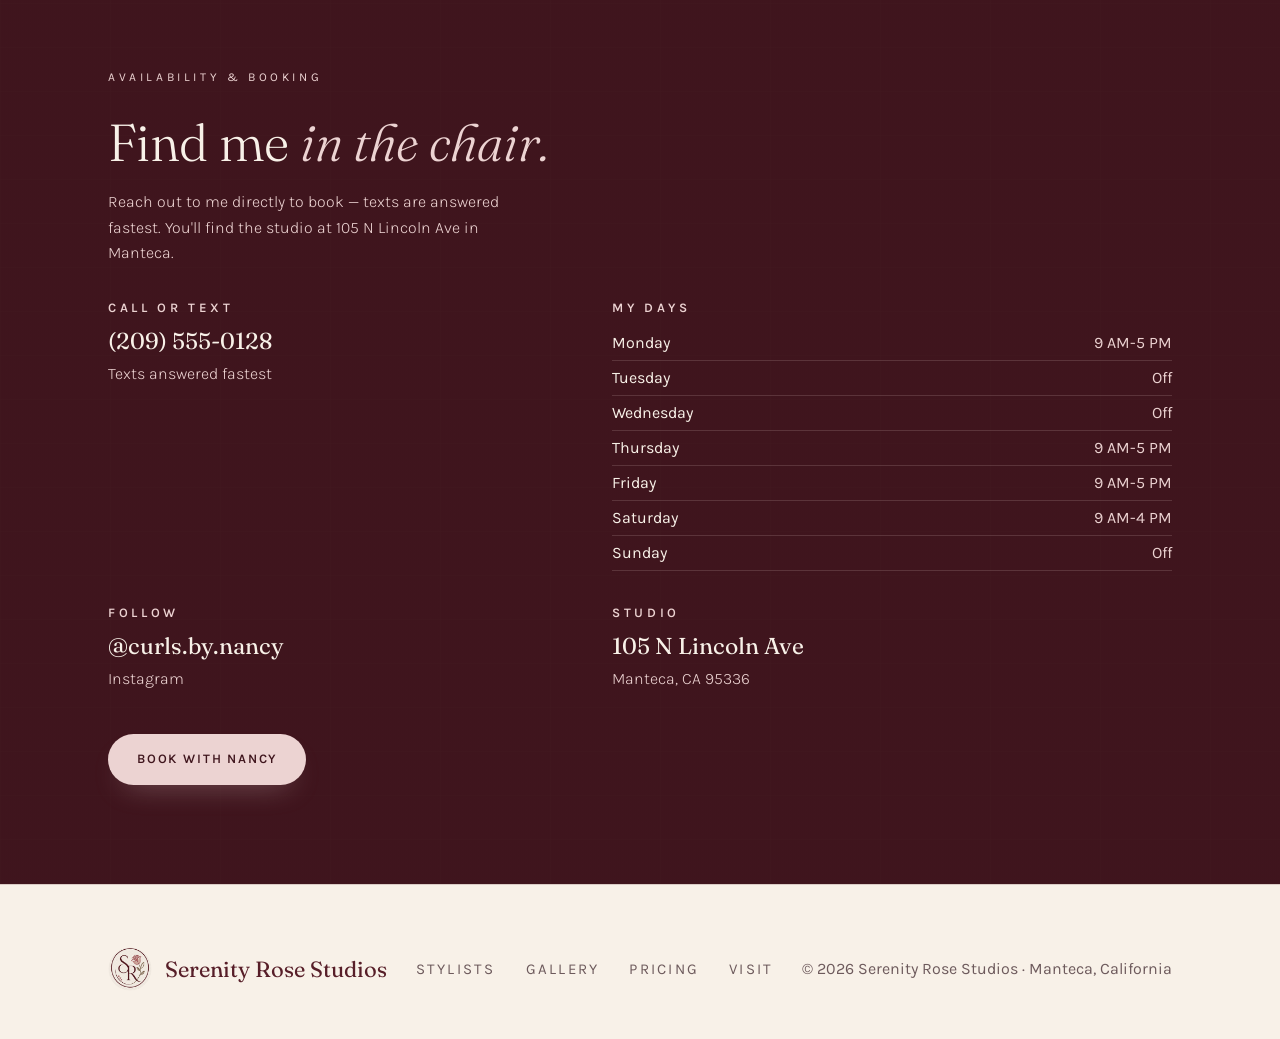
<file: stylists/nancy.html>
<!DOCTYPE html>
<html lang="en">
<head>
<meta charset="UTF-8">
<meta name="viewport" content="width=device-width, initial-scale=1.0">
<title>Nancy — Stylist at Serenity Rose Studios</title>
<meta name="description" content="Nancy is a stylist at Serenity Rose Studios in Manteca, CA. Curls & textured hair.">
<link rel="canonical" href="https://jabach811.github.io/marissa/stylists/nancy.html">
<meta property="og:type" content="profile">
<meta property="og:title" content="Nancy — Stylist at Serenity Rose Studios">
<meta property="og:description" content="Nancy is a stylist at Serenity Rose Studios in Manteca, CA. Curls &amp; textured hair.">
<meta property="og:url" content="https://jabach811.github.io/marissa/stylists/nancy.html">
<meta property="og:image" content="https://jabach811.github.io/marissa/assets/images/stylist-nancy-portrait.jpg">
<meta name="twitter:card" content="summary_large_image">
<link rel="preconnect" href="https://fonts.googleapis.com">
<link rel="preconnect" href="https://fonts.gstatic.com" crossorigin>
<link href="https://fonts.googleapis.com/css2?family=Fraunces:ital,opsz,wght@0,9..144,300;0,9..144,400;0,9..144,500;0,9..144,600;1,9..144,300;1,9..144,400&family=Karla:ital,wght@0,300;0,400;0,500;0,600;1,400&family=Ms+Madi&display=swap" rel="stylesheet">
<link rel="icon" type="image/png" href="../assets/images/favicon.png">
<link rel="apple-touch-icon" href="../assets/images/favicon.png">
<script>document.documentElement.classList.add('js')</script>
<link rel="stylesheet" href="stylist.css">
</head>
<body>
<a class="skip-link" href="#main">Skip to main content</a>

<header>
  <div class="wrap nav">
    <a class="brand" href="../index.html" aria-label="Serenity Rose Studios — home">
      <img class="brand-logo" src="../assets/images/transparent.png" width="160" height="160" alt="" aria-hidden="true">
      <span class="brand-name">Serenity Rose Studios<small>Manteca &middot; California</small></span>
    </a>
    <nav class="nav-links" id="nav-menu" aria-label="Main">
      <a href="../index.html#stylists">All Stylists</a>
      <a href="../index.html#gallery">Gallery</a>
      <a href="../index.html#pricing">Pricing</a>
      <a href="../index.html#visit">Visit</a>
    </nav>
    <a class="btn" href="#book">Book Now</a>
    <button class="nav-toggle" aria-expanded="false" aria-controls="nav-menu" aria-label="Open menu"><span></span><span></span></button>
  </div>
</header>

<main id="main">
<section class="s-hero">
  <div class="wrap s-hero-grid">
    <div>
      <p class="eyebrow ld">Stylist at Serenity Rose Studios</p>
      <h1 class="ld">Nancy<span class="script">let it curl</span></h1>
      <p class="lede ld">Cuts, hydration, and styling for curls, coils, and waves — hair that finally works with you, not against you.</p>
      <div class="s-hero-actions ld">
        <a class="btn" href="#book">Book with Nancy</a>
      </div>
    </div>
    <div class="s-hero-photo">
      <div class="s-hero-frame">
        <img class="cover" src="../assets/images/stylist-nancy-portrait.jpg" width="900" height="1125" decoding="async" fetchpriority="high" alt="Portrait of Nancy, stylist at Serenity Rose Studios">
      </div>
    </div>
  </div>
</section>

<section class="s-bio">
  <div class="wrap s-bio-grid">
    <div class="s-bio-photo rv">
      <div class="s-bio-frame">
        <img class="cover" loading="lazy" decoding="async" width="900" height="1125" src="../assets/images/stylist-nancy-action.jpg" alt="Nancy working with a client at Serenity Rose Studios">
      </div>
    </div>
    <div class="s-bio-copy rv">
      <p class="eyebrow">In my own words</p>
      <h2>Your curls aren’t the problem. <em>The wrong cut is.</em></h2>
            <p>Hi, I'm Nancy! I spent most of my life fighting my own texture before I learned how to care for it — and now helping other curly girls (and guys) skip those years of frustration is honestly the best part of my job.</p>
      <p>Every curly appointment with me starts with a real conversation about your routine, because what happens at home matters as much as what happens in the chair. Bring your questions — there are no silly ones, I promise. I've asked them all myself.</p>
      <span class="s-sig">Nancy</span>
    </div>
  </div>
</section>

<section class="s-book" id="book">
  <div class="wrap">
    <div class="rv">
      <p class="eyebrow">Availability &amp; booking</p>
      <h2>Find me <em>in the chair.</em></h2>
      <p class="sub">Reach out to me directly to book — texts are answered fastest. You'll find the studio at 105 N Lincoln Ave in Manteca.</p>
      <div class="s-book-details">
        <div class="vd"><h3>Call or text</h3><p><a href="tel:+12095550128">(209) 555-0128</a><small>Texts answered fastest</small></p></div>
        <div class="vd">
          <h3>My days</h3>
          <ul class="hours-list" aria-label="Nancy's availability">
            <li><span>Monday</span><span>9 AM-5 PM</span></li>
            <li><span>Tuesday</span><span>Off</span></li>
            <li><span>Wednesday</span><span>Off</span></li>
            <li><span>Thursday</span><span>9 AM-5 PM</span></li>
            <li><span>Friday</span><span>9 AM-5 PM</span></li>
            <li><span>Saturday</span><span>9 AM-4 PM</span></li>
            <li><span>Sunday</span><span>Off</span></li>
          </ul>
        </div>
        <div class="vd"><h3>Follow</h3><p>@curls.by.nancy<small>Instagram</small></p></div>
        <div class="vd"><h3>Studio</h3><p><a href="https://www.google.com/maps/search/?api=1&amp;query=105%20N%20Lincoln%20Ave%2C%20Manteca%2C%20CA%2095336">105 N Lincoln Ave</a><small>Manteca, CA 95336</small></p></div>
      </div>
      <a class="btn" href="tel:+12095550128">Book with Nancy</a>
    </div>
  </div>
</section>
</main>

<footer>
  <div class="wrap foot">
    <div class="foot-brand">
      <img class="brand-logo" src="../assets/images/transparent.png" width="160" height="160" alt="" aria-hidden="true">
      Serenity Rose Studios
    </div>
    <nav aria-label="Footer">
      <a href="../index.html#stylists">Stylists</a>
      <a href="../index.html#gallery">Gallery</a>
      <a href="../index.html#pricing">Pricing</a>
      <a href="../index.html#visit">Visit</a>
    </nav>
    <p class="fine">&copy; 2026 Serenity Rose Studios &middot; Manteca, California</p>
  </div>
</footer>

<script src="../assets/site.js" defer></script>
</body>
</html>
</file>
<file: stylists/stylist.css>
:root{
  --cream:#f8f1e8;
  --linen:#f1e6d8;
  --blush:#ecd3d2;
  --rose:#c07f8b;
  --rose-deep:#a2606e;
  --rose-text:#8b4656;
  --maroon:#571e28;
  --maroon-deep:#3f151d;
  --wood:#8a6a52;
  --ink:#372a2c;
  --ink-soft:#6d5a5c;
  --hairline:rgba(87,30,40,.18);
  --serif:"Fraunces",Georgia,serif;
  --sans:"Karla",sans-serif;
  --script:"Ms Madi",cursive;
}
*{margin:0;padding:0;box-sizing:border-box}
html{scroll-behavior:smooth}
body{
  font-family:var(--sans);
  background:var(--cream);
  color:var(--ink);
  line-height:1.6;
  -webkit-font-smoothing:antialiased;
  overflow-x:hidden;
}
::selection{background:var(--rose);color:#fff}
body::after{
  content:"";position:fixed;inset:0;pointer-events:none;z-index:99;opacity:.05;
  background-image:url("data:image/svg+xml,%3Csvg xmlns='http://www.w3.org/2000/svg' width='120' height='120'%3E%3Cfilter id='n'%3E%3CfeTurbulence type='fractalNoise' baseFrequency='.85' numOctaves='2'/%3E%3C/filter%3E%3Crect width='120' height='120' filter='url(%23n)'/%3E%3C/svg%3E");
}
h1,h2,h3{font-family:var(--serif);font-weight:400;line-height:1.12}
a{color:inherit;text-decoration:none}
img{max-width:100%;display:block}
.wrap{max-width:1160px;margin:0 auto;padding:0 clamp(20px,5vw,48px)}
.cover{width:100%;height:100%;object-fit:cover}
.rv{opacity:1;transform:none}
.js .rv{opacity:0;transform:translateY(26px);transition:opacity .9s ease,transform .9s cubic-bezier(.2,.7,.2,1)}
.js .rv.in{opacity:1;transform:none}
.skip-link{position:fixed;left:16px;top:12px;z-index:110;transform:translateY(-160%);background:var(--cream);color:var(--maroon-deep);border:2px solid var(--maroon-deep);border-radius:8px;padding:10px 14px;font-weight:600}
.skip-link:focus{transform:none}

/* header */
header{
  position:sticky;top:0;z-index:50;
  background:color-mix(in srgb,var(--cream) 88%,transparent);
  backdrop-filter:blur(10px);
  border-bottom:1px solid var(--hairline);
}
.nav{display:flex;align-items:center;justify-content:space-between;height:76px}
.brand{display:flex;align-items:center;gap:12px}
.brand-logo{width:50px;height:50px;flex:none;object-fit:contain;border-radius:50%;clip-path:circle(49% at 50% 50%);mix-blend-mode:multiply}
.brand-name{font-family:var(--serif);font-size:22px;letter-spacing:.01em;color:var(--maroon);line-height:1.02}
.brand-name small{display:block;font-family:var(--sans);font-size:10.5px;letter-spacing:.24em;text-transform:uppercase;color:var(--ink-soft);margin-top:5px}
.nav-links{display:flex;gap:34px;font-size:13px;letter-spacing:.14em;text-transform:uppercase}
.nav-links a{color:var(--ink-soft);transition:color .25s}
.nav-links a:hover{color:var(--maroon)}
.btn{
  display:inline-flex;align-items:center;justify-content:center;gap:10px;
  font-family:var(--sans);font-size:13px;font-weight:600;letter-spacing:.14em;text-transform:uppercase;text-decoration:none;
  color:var(--cream);padding:14px 28px;border-radius:999px;border:1px solid transparent;cursor:pointer;
  background:var(--maroon);
  box-shadow:0 12px 24px -13px rgba(87,30,40,.5);
  transition:background .25s ease,transform .3s cubic-bezier(.2,.7,.2,1),box-shadow .3s ease,color .25s ease;
}
.btn:hover{background:var(--maroon-deep);transform:translateY(-2px);box-shadow:0 16px 28px -15px rgba(87,30,40,.6)}
.btn:active{transform:translateY(0)}
.btn:focus-visible{outline:3px solid var(--cream);outline-offset:3px;box-shadow:0 0 0 6px var(--maroon-deep)}
.nav .btn{flex:none;white-space:nowrap;padding:11px 22px}
.nav-toggle{display:none;flex:none;position:relative;width:40px;height:40px;background:none;border:0;cursor:pointer}
.nav-toggle span{position:absolute;left:10px;right:10px;height:2px;background:var(--maroon);transition:transform .3s,top .3s}
.nav-toggle span:first-child{top:16px}
.nav-toggle span:last-child{top:23px}
.nav-toggle[aria-expanded="true"] span:first-child{top:19px;transform:rotate(45deg)}
.nav-toggle[aria-expanded="true"] span:last-child{top:19px;transform:rotate(-45deg)}
.eyebrow{font-size:12px;letter-spacing:.3em;text-transform:uppercase;color:var(--rose-text);margin-bottom:26px}
section{padding:clamp(72px,11vh,130px) 0}

/* stylist hero */
.s-hero{padding:clamp(56px,9vh,110px) 0 clamp(70px,10vh,120px)}
.s-hero-grid{display:grid;grid-template-columns:1.15fr .85fr;gap:clamp(32px,6vw,80px);align-items:center}
.s-hero h1{font-size:clamp(44px,6vw,78px);color:var(--maroon);font-weight:300}
.s-hero .script{
  font-family:var(--script);font-size:clamp(34px,4vw,54px);color:var(--rose-text);
  display:block;transform:rotate(-2deg);margin:6px 0 2px 4px;line-height:1;
}
.s-hero p.lede{max-width:44ch;font-size:17px;color:var(--ink-soft);margin:28px 0 36px;font-weight:300}
.s-hero .ld{opacity:0;transform:translateY(24px);animation:rise .95s cubic-bezier(.2,.7,.2,1) forwards}
.s-hero .ld:nth-child(1){animation-delay:.05s}
.s-hero .ld:nth-child(2){animation-delay:.15s}
.s-hero .ld:nth-child(3){animation-delay:.28s}
.s-hero .ld:nth-child(4){animation-delay:.4s}
.s-hero-photo{opacity:0;animation:rise 1.1s .3s cubic-bezier(.2,.7,.2,1) forwards}
@keyframes rise{to{opacity:1;transform:none}}
.s-hero-frame{
  position:relative;border-radius:260px 260px 18px 18px;overflow:hidden;aspect-ratio:4/5.4;
  box-shadow:0 30px 60px -30px rgba(63,21,29,.4);
}
.s-hero-frame::after{content:"";position:absolute;inset:12px;border:1px solid rgba(248,241,232,.55);border-radius:248px 248px 10px 10px;pointer-events:none}
.s-hero-actions{display:flex;gap:16px;flex-wrap:wrap;align-items:center}

/* bio */
.s-bio{
  background:
    repeating-linear-gradient(90deg,rgba(138,106,82,.05) 0 2px,transparent 2px 96px),
    linear-gradient(var(--linen),var(--linen));
  border-top:1px solid var(--hairline);
}
.s-bio-grid{display:grid;grid-template-columns:.9fr 1.1fr;gap:clamp(36px,6vw,90px);align-items:center}
.s-bio-frame{border-radius:16px;overflow:hidden;aspect-ratio:4/5;box-shadow:0 24px 50px -28px rgba(63,21,29,.35);transform:rotate(-1.2deg)}
.s-bio-copy h2{font-size:clamp(30px,3.8vw,46px);color:var(--maroon);font-weight:300;margin-bottom:24px}
.s-bio-copy h2 em{font-style:italic}
.s-bio-copy p{color:var(--ink-soft);font-weight:300;max-width:52ch;margin-bottom:18px}
.s-sig{font-family:var(--script);font-size:44px;color:var(--rose-deep);margin-top:26px;transform:rotate(-2deg);display:inline-block}

/* availability & contact */
.s-book{
  background:
    linear-gradient(rgba(63,21,29,.94),rgba(63,21,29,.94)),
    repeating-linear-gradient(0deg,rgba(248,241,232,.14) 0 1px,transparent 1px 44px),
    repeating-linear-gradient(90deg,rgba(248,241,232,.1) 0 1px,transparent 1px 110px),
    var(--maroon-deep);
  color:var(--cream);
}
.s-book .eyebrow{color:var(--blush)}
.s-book h2{color:var(--cream);font-size:clamp(32px,4.2vw,52px);font-weight:300;margin-bottom:18px}
.s-book h2 em{font-style:italic;color:var(--blush)}
.s-book p.sub{color:var(--blush);font-weight:300;max-width:46ch;margin-bottom:34px}
.s-book-details{display:grid;grid-template-columns:minmax(210px,.9fr) minmax(300px,1.1fr);gap:34px 46px;margin-bottom:44px}
.vd h3{font-family:var(--sans);font-size:13px;line-height:1.2;letter-spacing:.28em;text-transform:uppercase;color:var(--blush);margin-bottom:11px;font-weight:600}
.vd p{font-family:var(--serif);font-size:23px;color:var(--cream);line-height:1.38}
.vd p small{display:block;font-family:var(--sans);font-size:16px;color:var(--blush);font-weight:300;margin-top:5px}
.hours-list{list-style:none;font-size:16px;color:var(--blush);font-weight:400;line-height:1.62}
.hours-list li{display:flex;justify-content:space-between;gap:22px;border-bottom:1px solid rgba(236,211,210,.16);padding:4px 0}
.hours-list span:first-child{color:var(--cream)}
.s-book .btn{color:var(--maroon-deep);background:var(--blush);box-shadow:0 14px 30px -16px rgba(236,211,210,.4)}
.s-book .btn:hover{background:var(--cream)}

/* footer */
footer{padding:62px 0 48px;border-top:1px solid var(--hairline)}
.foot{display:flex;justify-content:space-between;align-items:center;gap:24px;flex-wrap:wrap}
.foot-brand{display:flex;align-items:center;gap:13px;font-family:var(--serif);font-size:22px;line-height:1.1;color:var(--maroon)}
.foot-brand .brand-logo{width:44px;height:44px}
.foot nav{display:flex;gap:30px;font-size:15px;letter-spacing:.15em;text-transform:uppercase;color:var(--ink-soft)}
.foot nav a:hover{color:var(--maroon)}
.foot .fine{font-size:16px;color:var(--ink-soft)}

@media(max-width:960px){
  .s-hero-grid,.s-bio-grid{grid-template-columns:1fr}
  .s-hero-photo{max-width:440px;margin:20px auto 0}
  .s-bio-photo{max-width:420px}
  .nav-toggle{display:block}
  .nav-links{
    display:none;position:absolute;top:100%;left:0;right:0;
    flex-direction:column;gap:0;padding:8px 0 16px;
    background:var(--cream);border-bottom:1px solid var(--hairline);
  }
  .nav-links.open{display:flex}
  .nav-links a{display:flex;align-items:center;min-height:44px;padding:12px clamp(20px,5vw,48px)}
}
@media(max-width:640px){
  .s-book-details{grid-template-columns:1fr}
  .foot{align-items:flex-start}
  .foot nav{width:100%;gap:18px;font-size:13px;flex-wrap:wrap}
  .foot .fine{font-size:15px}
}
@media(max-width:420px){
  .nav{gap:10px}
  .brand{gap:9px;min-width:0;flex:1}
  .brand-logo{width:38px;height:38px}
  .brand-name{font-size:17px;max-width:120px}
  .brand-name small{font-size:9px;letter-spacing:.14em}
  .nav .btn{font-size:11px;letter-spacing:.08em;padding:9px 12px}
}
@media(prefers-reduced-motion:reduce){
  html{scroll-behavior:auto}
  .rv,.s-hero .ld,.s-hero-photo{opacity:1!important;transform:none!important;animation:none!important}
}
</file>
